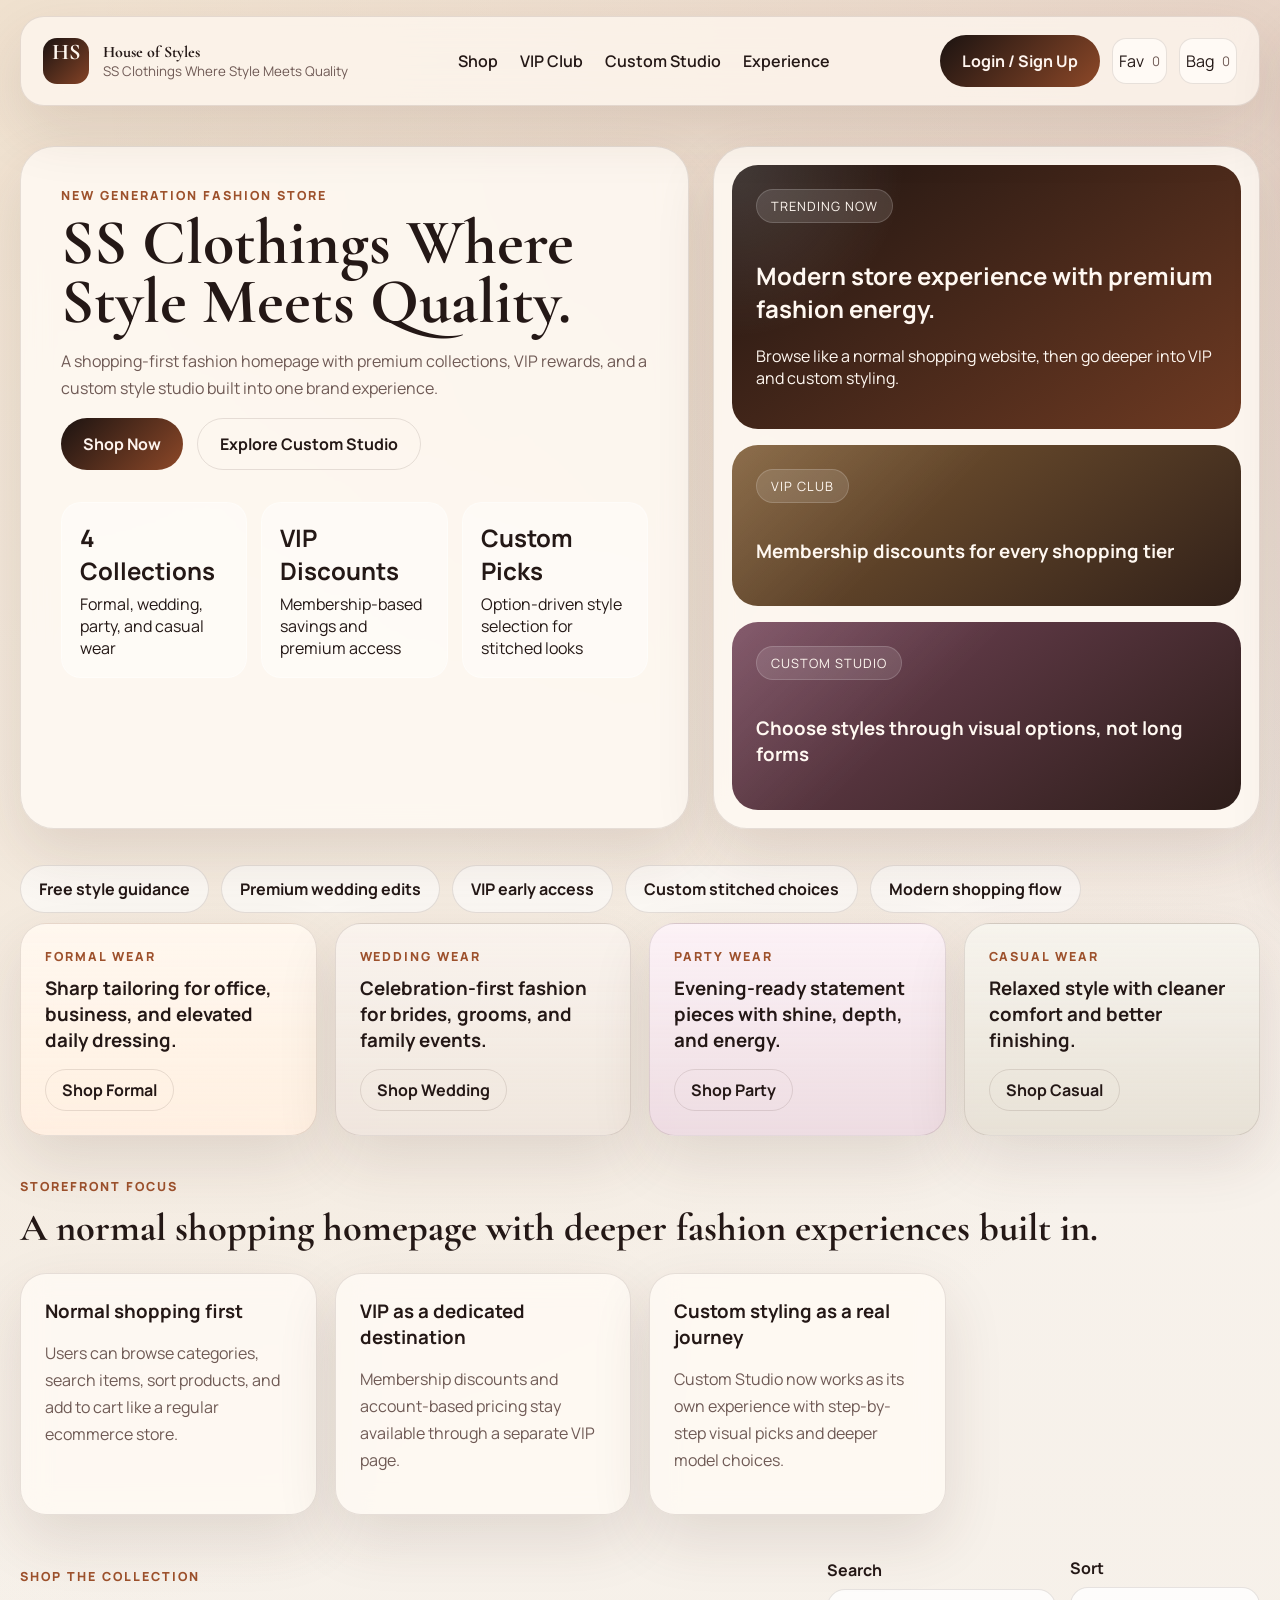
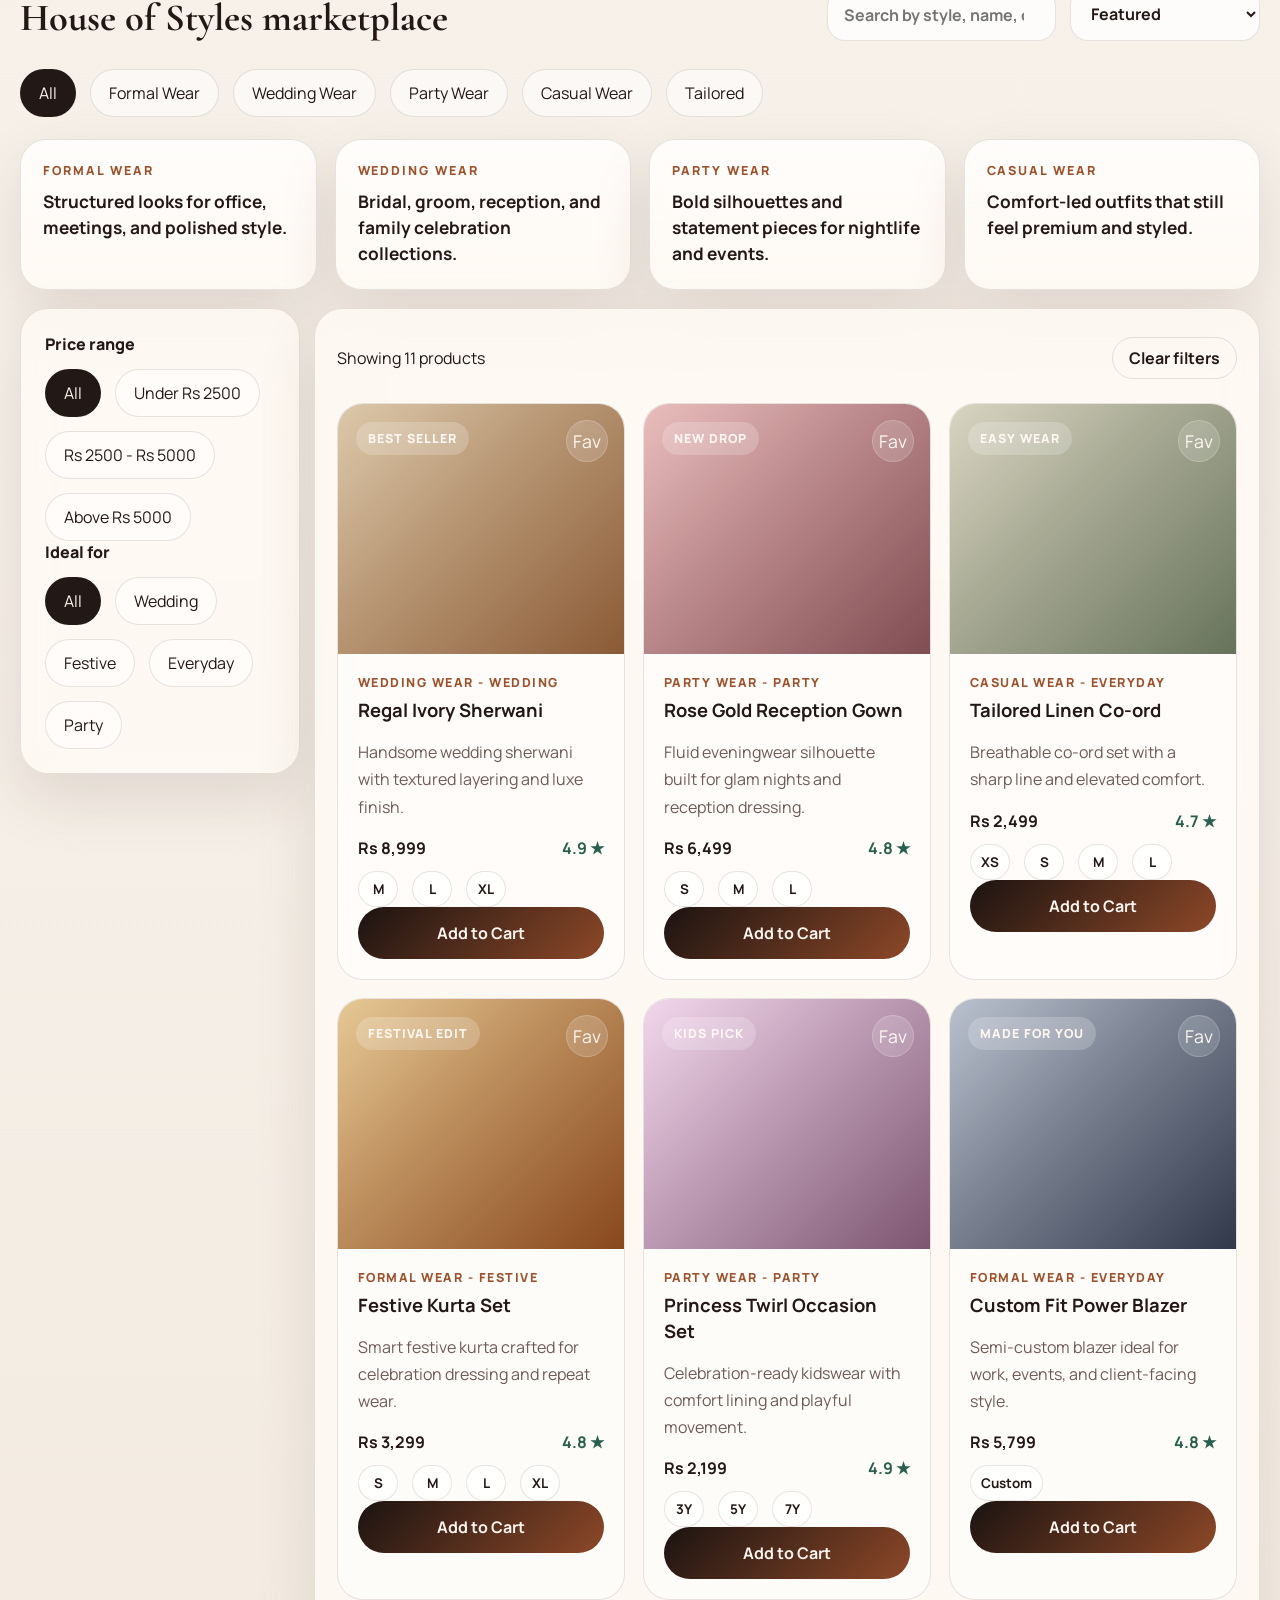
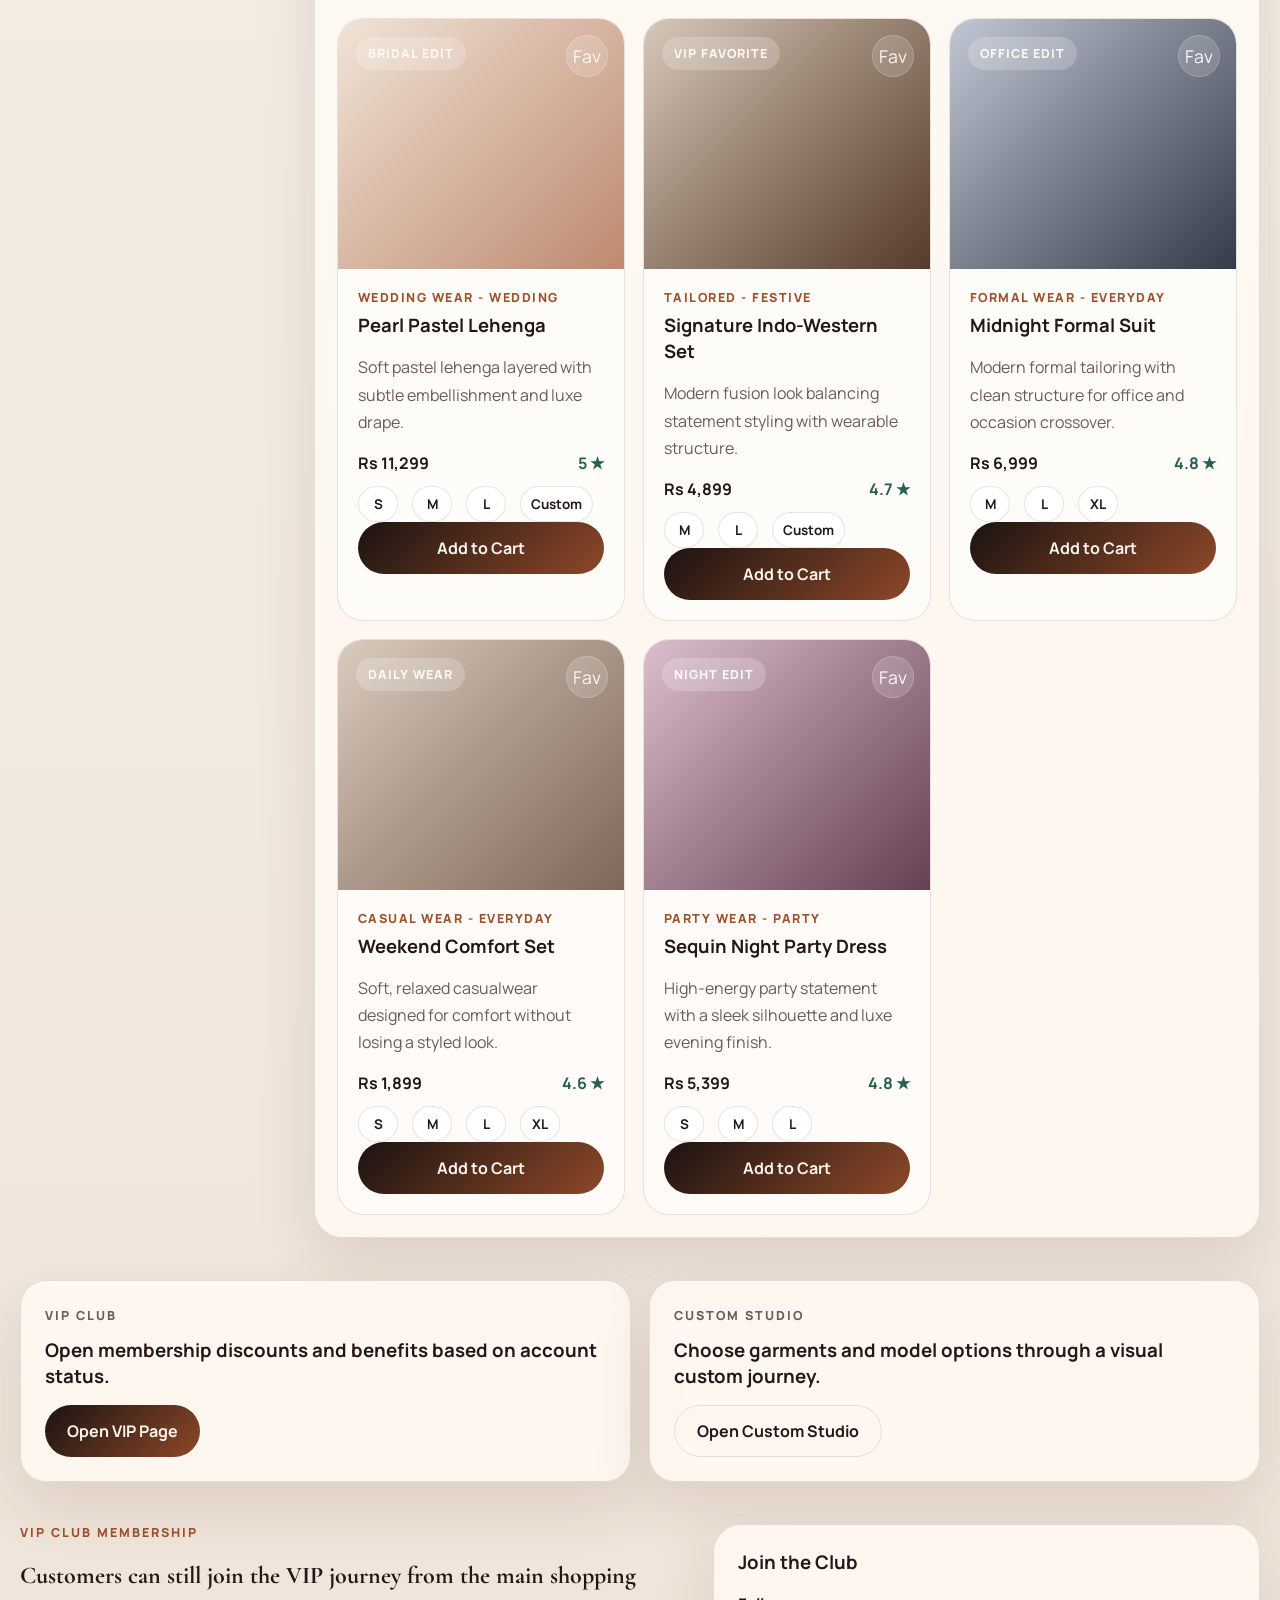
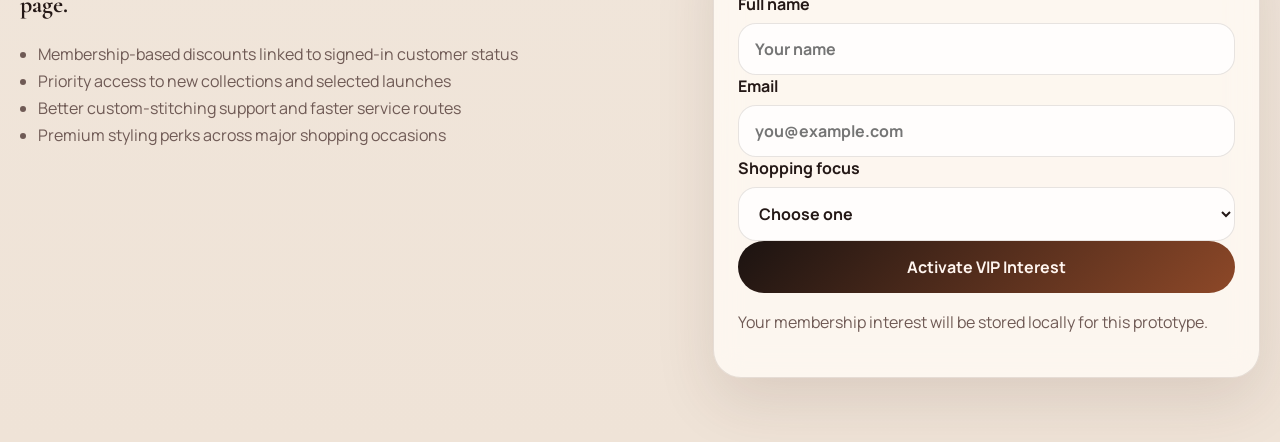
<file: New project/index.html>
<!DOCTYPE html>
<html lang="en">
  <head>
    <meta charset="UTF-8" />
    <meta name="viewport" content="width=device-width, initial-scale=1.0" />
    <title>House of Styles | SS Clothings Where Style Meets Quality</title>
    <meta
      name="description"
      content="House of Styles is a premium clothing store with ready-to-shop fashion, VIP membership, and custom styling experiences."
    />
    <meta name="theme-color" content="#241816" />
    <link rel="manifest" href="manifest.webmanifest" />
    <link rel="preconnect" href="https://fonts.googleapis.com" />
    <link rel="preconnect" href="https://fonts.gstatic.com" crossorigin />
    <link
      href="https://fonts.googleapis.com/css2?family=Cormorant+Garamond:wght@500;600;700&family=Manrope:wght@400;500;600;700;800&display=swap"
      rel="stylesheet"
    />
    <link rel="stylesheet" href="styles.css" />
  </head>
  <body>
    <div class="page-shell">
      <header class="topbar">
        <a href="index.html" class="brand">
          <span class="brand-mark">HS</span>
          <span>
            <strong>House of Styles</strong>
            <small>SS Clothings Where Style Meets Quality</small>
          </span>
        </a>

        <nav class="main-nav">
          <div class="nav-dropdown">
            <button class="nav-link-button" id="shopMenuButton" type="button" aria-expanded="false">
              Shop
            </button>
            <div class="shop-dropdown-menu" id="shopDropdownMenu" hidden>
              <button class="dropdown-item" type="button" data-category-shortcut="All">All Products</button>
              <button class="dropdown-item" type="button" data-category-shortcut="Formal Wear">Formal Wear</button>
              <button class="dropdown-item" type="button" data-category-shortcut="Wedding Wear">Wedding Wear</button>
              <button class="dropdown-item" type="button" data-category-shortcut="Party Wear">Party Wear</button>
              <button class="dropdown-item" type="button" data-category-shortcut="Casual Wear">Casual Wear</button>
              <button class="dropdown-item" type="button" data-category-shortcut="Tailored">Tailored</button>
            </div>
          </div>
          <a href="vip.html">VIP Club</a>
          <a href="custom.html">Custom Studio</a>
          <a href="#experience">Experience</a>
        </nav>

        <div class="topbar-actions">
          <button class="primary-btn top-login-btn" id="openAuthModal" type="button">
            Login / Sign Up
          </button>
          <button class="icon-btn" id="favoritesButton" aria-label="View favorites">
            <span>Fav</span>
            <em id="favoritesCount">0</em>
          </button>
          <button class="icon-btn cart-btn" id="cartButton" aria-label="View cart">
            <span>Bag</span>
            <em id="cartCount">0</em>
          </button>
        </div>
      </header>

      <main>
        <section class="store-hero">
          <div class="store-hero-copy">
            <p class="eyebrow">New Generation Fashion Store</p>
            <h1>SS Clothings Where Style Meets Quality.</h1>
            <p class="hero-text">
              A shopping-first fashion homepage with premium collections, VIP rewards, and a custom
              style studio built into one brand experience.
            </p>
            <div class="hero-actions">
              <a href="#shop" class="primary-btn">Shop Now</a>
              <a href="custom.html" class="secondary-btn">Explore Custom Studio</a>
            </div>

            <div class="hero-stats">
              <article>
                <strong>4 Collections</strong>
                <span>Formal, wedding, party, and casual wear</span>
              </article>
              <article>
                <strong>VIP Discounts</strong>
                <span>Membership-based savings and premium access</span>
              </article>
              <article>
                <strong>Custom Picks</strong>
                <span>Option-driven style selection for stitched looks</span>
              </article>
            </div>
          </div>

          <div class="store-hero-visuals">
            <article class="hero-display-card hero-display-main">
              <span class="tag">Trending Now</span>
              <h2>Modern store experience with premium fashion energy.</h2>
              <p>Browse like a normal shopping website, then go deeper into VIP and custom styling.</p>
            </article>
            <article class="hero-display-card hero-display-accent">
              <span class="tag">VIP Club</span>
              <h3>Membership discounts for every shopping tier</h3>
            </article>
            <article class="hero-display-card hero-display-accent alt">
              <span class="tag">Custom Studio</span>
              <h3>Choose styles through visual options, not long forms</h3>
            </article>
          </div>
        </section>

        <section class="market-strip" aria-label="Store highlights">
          <article class="market-pill">Free style guidance</article>
          <article class="market-pill">Premium wedding edits</article>
          <article class="market-pill">VIP early access</article>
          <article class="market-pill">Custom stitched choices</article>
          <article class="market-pill">Modern shopping flow</article>
        </section>

        <section class="homepage-panels" id="experience">
          <article class="homepage-panel warm">
            <p class="eyebrow">Formal Wear</p>
            <h3>Sharp tailoring for office, business, and elevated daily dressing.</h3>
            <a href="#shop" class="ghost-btn small">Shop Formal</a>
          </article>
          <article class="homepage-panel neutral">
            <p class="eyebrow">Wedding Wear</p>
            <h3>Celebration-first fashion for brides, grooms, and family events.</h3>
            <a href="#shop" class="ghost-btn small">Shop Wedding</a>
          </article>
          <article class="homepage-panel rich">
            <p class="eyebrow">Party Wear</p>
            <h3>Evening-ready statement pieces with shine, depth, and energy.</h3>
            <a href="#shop" class="ghost-btn small">Shop Party</a>
          </article>
          <article class="homepage-panel soft">
            <p class="eyebrow">Casual Wear</p>
            <h3>Relaxed style with cleaner comfort and better finishing.</h3>
            <a href="#shop" class="ghost-btn small">Shop Casual</a>
          </article>
        </section>

        <section class="feature-runway">
          <div class="section-heading inline">
            <div>
              <p class="eyebrow">Storefront Focus</p>
              <h2>A normal shopping homepage with deeper fashion experiences built in.</h2>
            </div>
          </div>

          <div class="feature-runway-grid">
            <article class="feature-runway-card">
              <h3>Normal shopping first</h3>
              <p>Users can browse categories, search items, sort products, and add to cart like a regular ecommerce store.</p>
            </article>
            <article class="feature-runway-card">
              <h3>VIP as a dedicated destination</h3>
              <p>Membership discounts and account-based pricing stay available through a separate VIP page.</p>
            </article>
            <article class="feature-runway-card">
              <h3>Custom styling as a real journey</h3>
              <p>Custom Studio now works as its own experience with step-by-step visual picks and deeper model choices.</p>
            </article>
          </div>
        </section>

        <section class="shop-section" id="shop">
          <div class="section-heading inline">
            <div>
              <p class="eyebrow">Shop the collection</p>
              <h2>House of Styles marketplace</h2>
            </div>
            <div class="shop-tools">
              <label class="search-field">
                <span>Search</span>
                <input id="searchInput" type="search" placeholder="Search by style, name, or mood" />
              </label>
              <label class="filter-field">
                <span>Sort</span>
                <select id="sortSelect">
                  <option value="featured">Featured</option>
                  <option value="price-asc">Price: Low to high</option>
                  <option value="price-desc">Price: High to low</option>
                </select>
              </label>
            </div>
          </div>

          <div class="category-strip shop-category-strip" aria-label="Shop categories">
            <button class="pill active" data-category="All">All</button>
            <button class="pill" data-category="Formal Wear">Formal Wear</button>
            <button class="pill" data-category="Wedding Wear">Wedding Wear</button>
            <button class="pill" data-category="Party Wear">Party Wear</button>
            <button class="pill" data-category="Casual Wear">Casual Wear</button>
            <button class="pill" data-category="Tailored">Tailored</button>
          </div>

          <div class="style-sections">
            <article class="style-card">
              <p class="eyebrow">Formal Wear</p>
              <h3>Structured looks for office, meetings, and polished style.</h3>
            </article>
            <article class="style-card">
              <p class="eyebrow">Wedding Wear</p>
              <h3>Bridal, groom, reception, and family celebration collections.</h3>
            </article>
            <article class="style-card">
              <p class="eyebrow">Party Wear</p>
              <h3>Bold silhouettes and statement pieces for nightlife and events.</h3>
            </article>
            <article class="style-card">
              <p class="eyebrow">Casual Wear</p>
              <h3>Comfort-led outfits that still feel premium and styled.</h3>
            </article>
          </div>

          <div class="shop-layout">
            <aside class="filters-card">
              <div>
                <p class="filter-label">Price range</p>
                <div class="range-grid">
                  <button class="pill active price-filter" data-price="all">All</button>
                  <button class="pill price-filter" data-price="under-2500">Under Rs 2500</button>
                  <button class="pill price-filter" data-price="2500-5000">Rs 2500 - Rs 5000</button>
                  <button class="pill price-filter" data-price="above-5000">Above Rs 5000</button>
                </div>
              </div>
              <div>
                <p class="filter-label">Ideal for</p>
                <div class="range-grid">
                  <button class="pill active audience-filter" data-audience="All">All</button>
                  <button class="pill audience-filter" data-audience="Wedding">Wedding</button>
                  <button class="pill audience-filter" data-audience="Festive">Festive</button>
                  <button class="pill audience-filter" data-audience="Everyday">Everyday</button>
                  <button class="pill audience-filter" data-audience="Party">Party</button>
                </div>
              </div>
            </aside>

            <div class="products-panel">
              <div class="products-meta">
                <p id="resultsText">Showing featured pieces</p>
                <button class="ghost-btn small" id="clearFiltersButton">Clear filters</button>
              </div>
              <div class="product-grid" id="productGrid"></div>
            </div>
          </div>
        </section>

        <section class="cross-links">
          <article class="cross-link-card">
            <p class="eyebrow">VIP Club</p>
            <h3>Open membership discounts and benefits based on account status.</h3>
            <a href="vip.html" class="primary-btn">Open VIP Page</a>
          </article>
          <article class="cross-link-card">
            <p class="eyebrow">Custom Studio</p>
            <h3>Choose garments and model options through a visual custom journey.</h3>
            <a href="custom.html" class="secondary-btn">Open Custom Studio</a>
          </article>
        </section>

        <section class="vip-section" id="vip-club">
          <div class="vip-copy">
            <p class="eyebrow">VIP Club Membership</p>
            <h2>Customers can still join the VIP journey from the main shopping page.</h2>
            <ul class="benefit-list">
              <li>Membership-based discounts linked to signed-in customer status</li>
              <li>Priority access to new collections and selected launches</li>
              <li>Better custom-stitching support and faster service routes</li>
              <li>Premium styling perks across major shopping occasions</li>
            </ul>
          </div>

          <form class="vip-form" id="vipForm">
            <h3>Join the Club</h3>
            <label>
              Full name
              <input name="name" type="text" placeholder="Your name" required />
            </label>
            <label>
              Email
              <input name="email" type="email" placeholder="you@example.com" required />
            </label>
            <label>
              Shopping focus
              <select name="interest" required>
                <option value="">Choose one</option>
                <option value="Occasion wear">Occasion wear</option>
                <option value="Workwear">Workwear</option>
                <option value="Family styling">Family styling</option>
                <option value="Custom tailoring">Custom tailoring</option>
              </select>
            </label>
            <button type="submit" class="primary-btn full">Activate VIP Interest</button>
            <p class="form-note" id="vipMessage">Your membership interest will be stored locally for this prototype.</p>
          </form>
        </section>
      </main>
    </div>

    <aside class="cart-drawer" id="cartDrawer" aria-hidden="true">
      <div class="drawer-header">
        <div>
          <p class="eyebrow">Your Cart</p>
          <h2>Order summary</h2>
        </div>
        <button class="icon-btn" id="closeCartButton" aria-label="Close cart">X</button>
      </div>
      <div class="drawer-body" id="cartItems"></div>
      <div class="drawer-footer">
        <div class="total-row">
          <span>Total</span>
          <strong id="cartTotal">Rs 0</strong>
        </div>
        <button class="primary-btn full" id="checkoutButton">Proceed to Checkout</button>
        <p class="form-note">Checkout is demo-only here. You can connect Razorpay next.</p>
      </div>
    </aside>

    <div class="overlay" id="overlay" hidden></div>

    <div class="modal-overlay" id="authModal" hidden>
      <div class="modal-card auth-modal-card">
        <div class="auth-layout">
          <div class="auth-side">
            <p class="eyebrow">Customer Access</p>
            <h2>Style starts here.</h2>
            <p class="auth-side-text">
              Join House of Styles to save favorites, checkout faster, and manage custom tailoring in one place.
            </p>
            <div class="auth-side-points">
              <span>Fast checkout</span>
              <span>Wishlist sync</span>
              <span>Tailoring updates</span>
            </div>
            <div class="auth-side-preview">
              <div class="auth-preview-card">
                <strong>VIP unlock</strong>
                <p>Early drops, member pricing, and faster custom order support.</p>
              </div>
              <div class="auth-preview-card muted">
                <strong>One account</strong>
                <p>Shop ready-made looks and track stitched orders from the same profile.</p>
              </div>
            </div>
          </div>

          <div class="auth-body">
            <div class="auth-header-row">
              <div>
                <p class="eyebrow">Welcome</p>
                <h3 class="auth-title">Login / Sign Up</h3>
                <p class="auth-subtitle">Minimal, quick, and made for modern shoppers.</p>
              </div>
              <button class="icon-btn auth-close-btn" id="closeAuthModal" aria-label="Close login popup">X</button>
            </div>

            <div class="auth-switch">
              <button class="pill active auth-tab" type="button" data-auth-tab="signup">Sign Up</button>
              <button class="pill auth-tab" type="button" data-auth-tab="login">Login</button>
            </div>

            <form class="auth-form active" id="customerSignupForm">
              <div class="auth-form-heading">
                <h3>Create your account</h3>
                <p>Join the store and unlock shopping, tailoring, and personalized service.</p>
              </div>
              <div class="form-row">
                <label>
                  Full name
                  <input name="name" type="text" placeholder="Customer name" required />
                </label>
                <label>
                  Email
                  <input name="email" type="email" placeholder="customer@example.com" required />
                </label>
              </div>
              <div class="form-row">
                <label>
                  Password
                  <input name="password" type="password" placeholder="Create password" required />
                </label>
                <label>
                  Mobile
                  <input name="phone" type="tel" placeholder="+91" required />
                </label>
              </div>
              <div class="form-row">
                <label>
                  Membership plan
                  <select name="membershipStatus" required>
                    <option value="silver">Silver Member</option>
                    <option value="gold">Gold Member</option>
                    <option value="platinum">Platinum Member</option>
                  </select>
                </label>
                <label>
                  Fashion focus
                  <select name="stylePreference" required>
                    <option value="Formal Wear">Formal Wear</option>
                    <option value="Wedding Wear">Wedding Wear</option>
                    <option value="Party Wear">Party Wear</option>
                    <option value="Casual Wear">Casual Wear</option>
                  </select>
                </label>
              </div>
              <button class="primary-btn full" type="submit">Create Customer Account</button>
              <p class="form-note" id="customerSignupMessage">Create a customer account from the top of the page.</p>
            </form>

            <form class="auth-form" id="customerLoginForm">
              <div class="auth-form-heading">
                <h3>Welcome back</h3>
                <p>Log in to continue shopping and manage your saved style preferences.</p>
              </div>
              <div class="form-row">
                <label>
                  Email
                  <input name="email" type="email" placeholder="customer@example.com" required />
                </label>
                <label>
                  Password
                  <input name="password" type="password" placeholder="Enter password" required />
                </label>
              </div>
              <button class="secondary-btn full" type="submit">Login to Account</button>
              <p class="form-note" id="customerLoginMessage">Existing customers can log in here.</p>
            </form>
          </div>
        </div>
      </div>
    </div>

    <div class="modal-overlay" id="accountModal" hidden>
      <div class="modal-card">
        <div class="drawer-header">
          <div>
            <p class="eyebrow">Customer Account</p>
            <h2 id="accountModalTitle">Account Created</h2>
          </div>
          <button class="icon-btn" id="closeAccountModal" aria-label="Close account popup">X</button>
        </div>
        <div class="modal-body">
          <p id="accountModalText" class="hero-text"></p>
        </div>
        <div class="drawer-footer">
          <button class="primary-btn full" id="confirmAccountModal" type="button">Okay</button>
        </div>
      </div>
    </div>

    <template id="productCardTemplate">
      <article class="product-card">
        <div class="product-visual">
          <button class="favorite-toggle" type="button" aria-label="Toggle favorite">Fav</button>
          <span class="product-badge"></span>
        </div>
        <div class="product-copy">
          <p class="product-category"></p>
          <h3 class="product-name"></h3>
          <p class="product-description"></p>
          <div class="product-meta">
            <strong class="product-price"></strong>
            <span class="product-rating"></span>
          </div>
          <div class="size-row"></div>
          <button class="primary-btn full add-cart-btn" type="button">Add to Cart</button>
        </div>
      </article>
    </template>

    <script src="script.js"></script>
    <script src="app.js"></script>
  </body>
</html>
</file>
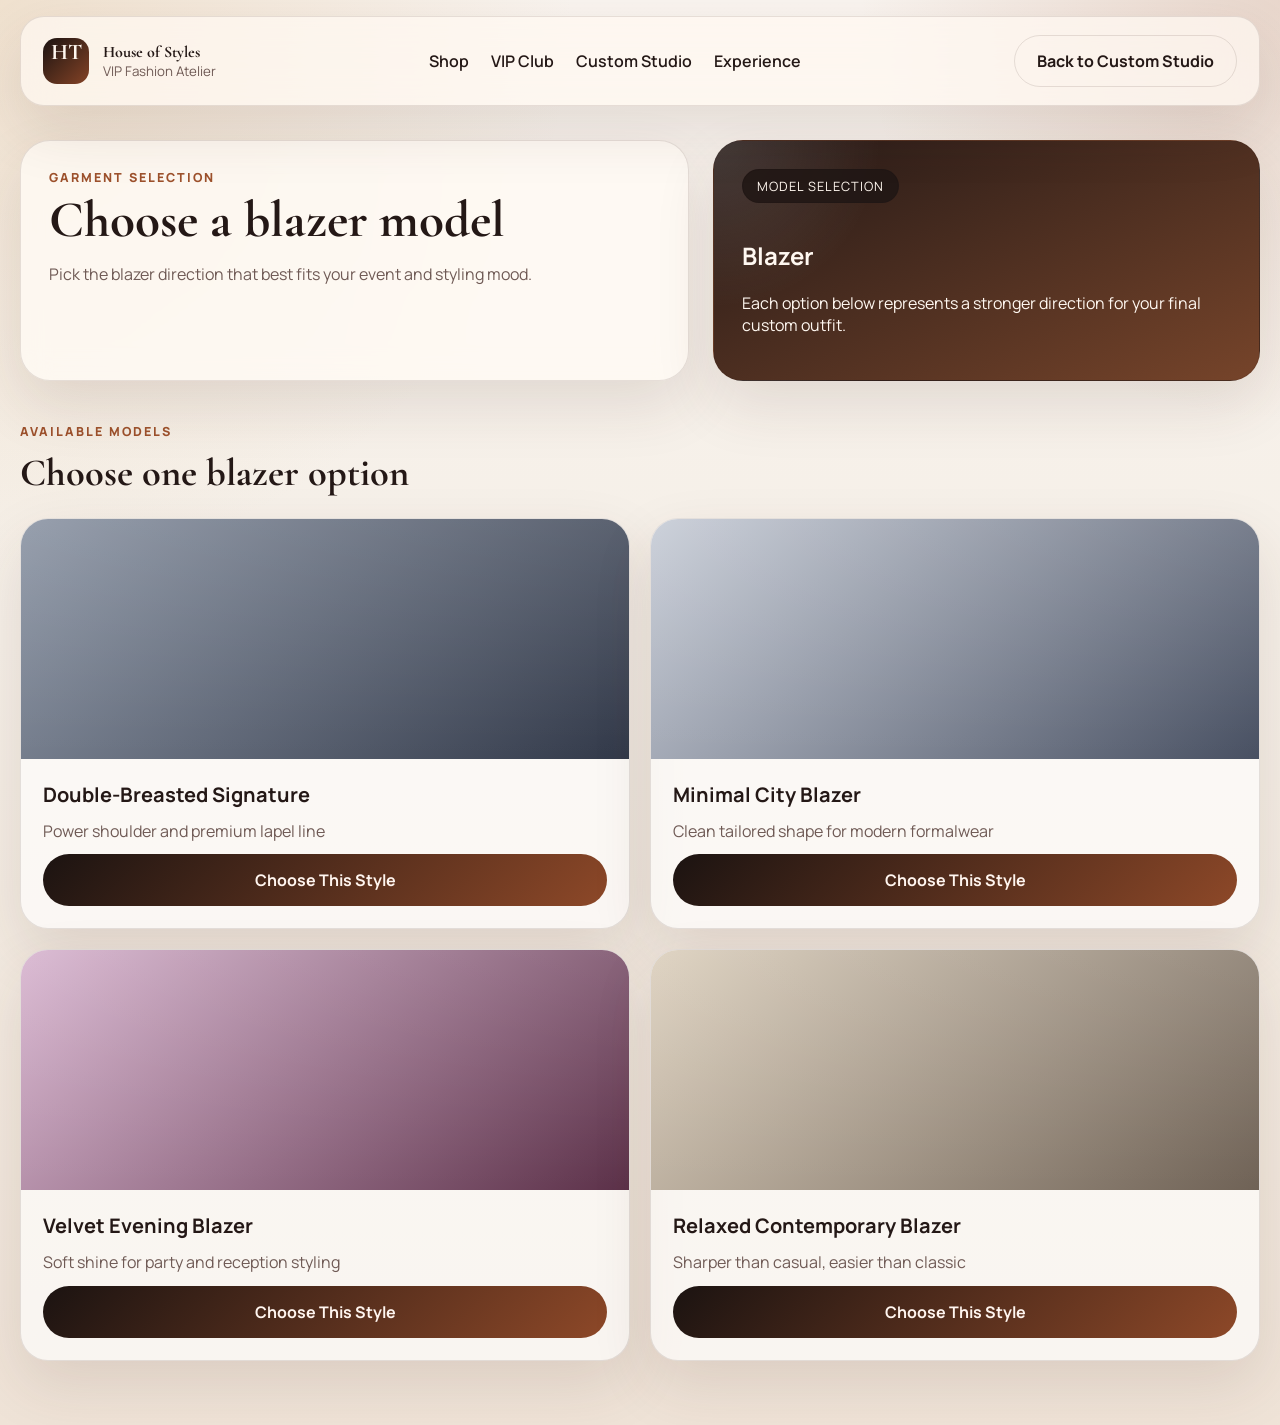
<file: New project/custom-options.html>
<!DOCTYPE html>
<html lang="en">
  <head>
    <meta charset="UTF-8" />
    <meta name="viewport" content="width=device-width, initial-scale=1.0" />
    <title>House of Styles | Custom Options</title>
    <meta name="theme-color" content="#241816" />
    <link rel="manifest" href="manifest.webmanifest" />
    <link rel="preconnect" href="https://fonts.googleapis.com" />
    <link rel="preconnect" href="https://fonts.gstatic.com" crossorigin />
    <link
      href="https://fonts.googleapis.com/css2?family=Cormorant+Garamond:wght@500;600;700&family=Manrope:wght@400;500;600;700;800&display=swap"
      rel="stylesheet"
    />
    <link rel="stylesheet" href="styles.css" />
  </head>
  <body>
    <div class="page-shell">
      <header class="topbar">
        <a href="index.html" class="brand">
          <span class="brand-mark">HT</span>
          <span>
            <strong>House of Styles</strong>
            <small>VIP Fashion Atelier</small>
          </span>
        </a>

        <nav class="main-nav">
          <a href="index.html#shop">Shop</a>
          <a href="vip.html">VIP Club</a>
          <a href="custom.html">Custom Studio</a>
          <a href="index.html#experience">Experience</a>
        </nav>

        <div class="topbar-actions">
          <a class="secondary-btn top-login-btn" href="custom.html">Back to Custom Studio</a>
        </div>
      </header>

      <main class="vip-page">
        <section class="vip-hero">
          <div class="vip-hero-copy">
            <p class="eyebrow" id="customOptionsEyebrow">Custom Options</p>
            <h1 id="customOptionsTitle">Choose your preferred style model.</h1>
            <p class="hero-text" id="customOptionsDescription">
              Explore multiple looks and pick the one that best matches your vision.
            </p>
          </div>

          <div class="vip-hero-card">
            <span class="tag dark">Model Selection</span>
            <h2 id="customOptionsHeroLabel">Style gallery</h2>
            <p>Each option below represents a stronger direction for your final custom outfit.</p>
          </div>
        </section>

        <section class="custom-section">
          <div class="section-heading inline">
            <div>
              <p class="eyebrow">Available Models</p>
              <h2 id="customOptionsHeading">Select one model</h2>
            </div>
          </div>

          <div class="custom-options-gallery" id="customOptionsGallery"></div>
        </section>
      </main>
    </div>

    <script src="custom-options.js"></script>
    <script src="app.js"></script>
  </body>
</html>
</file>
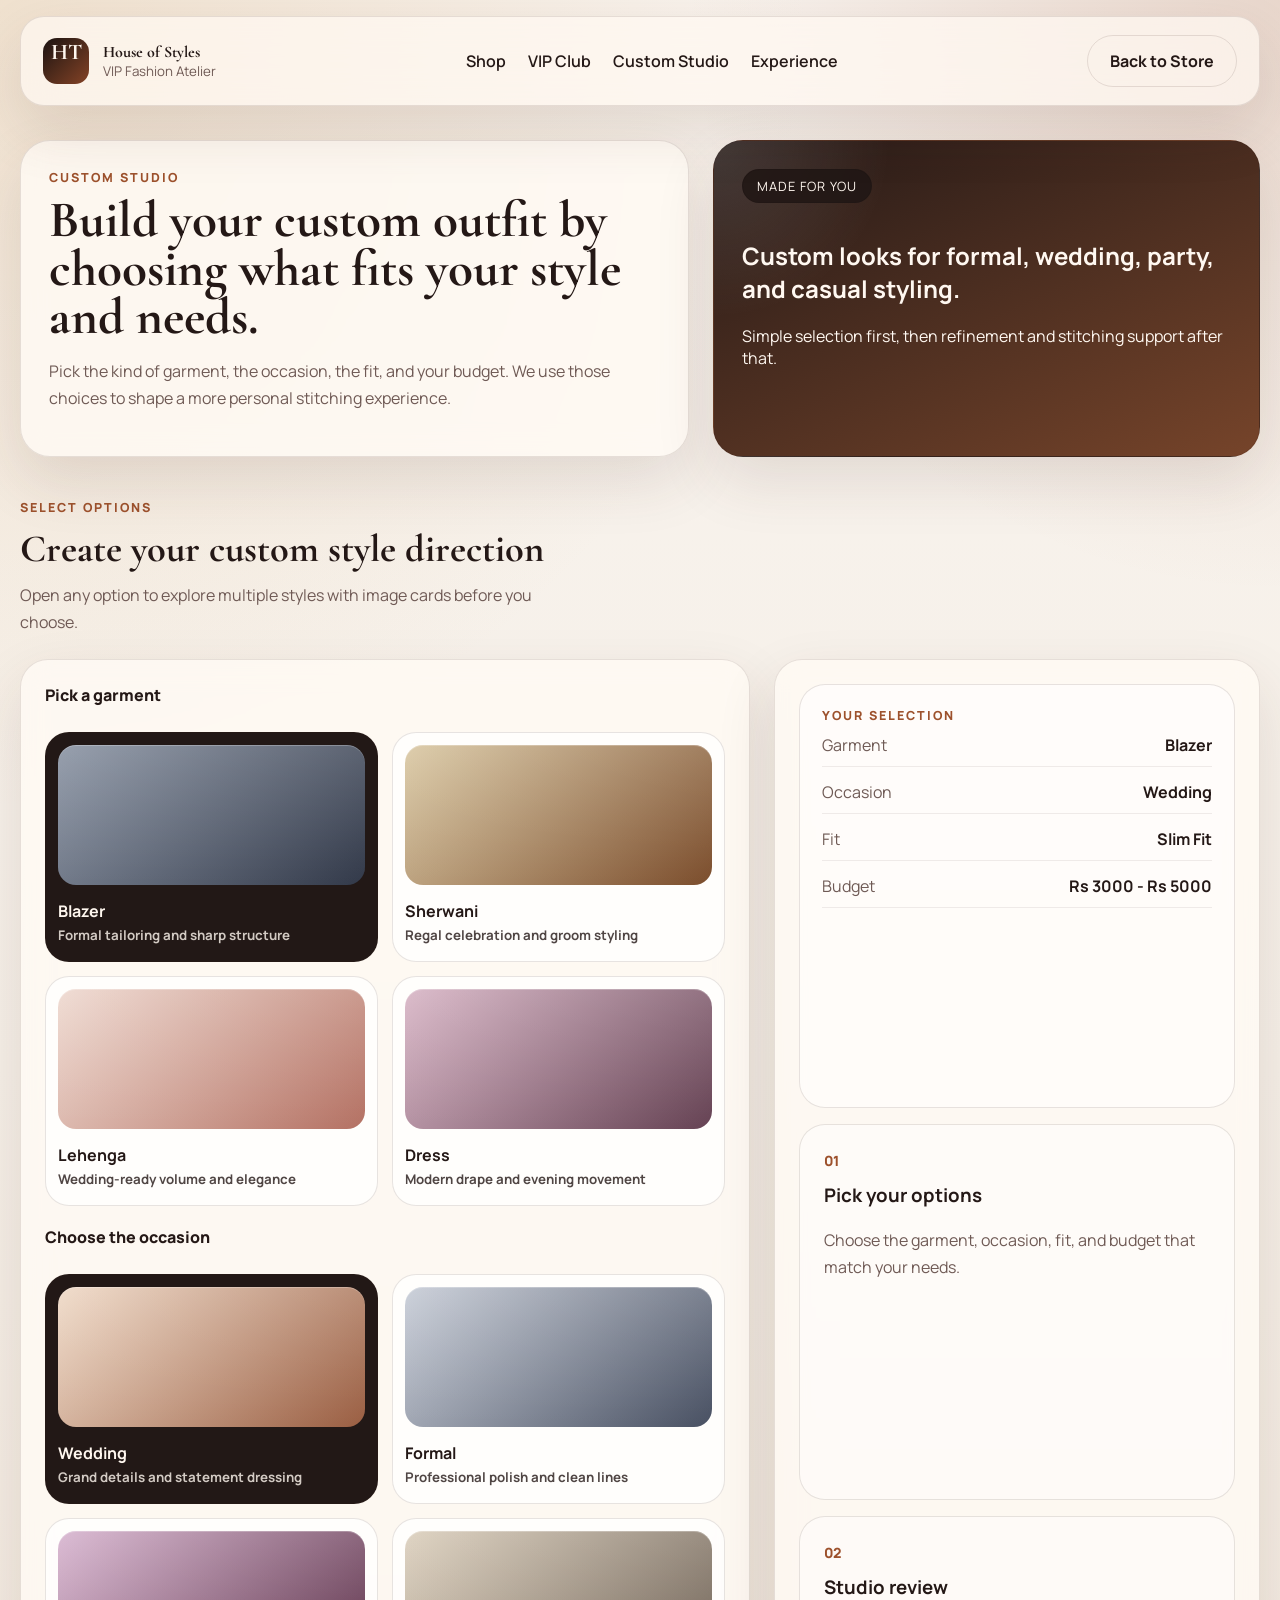
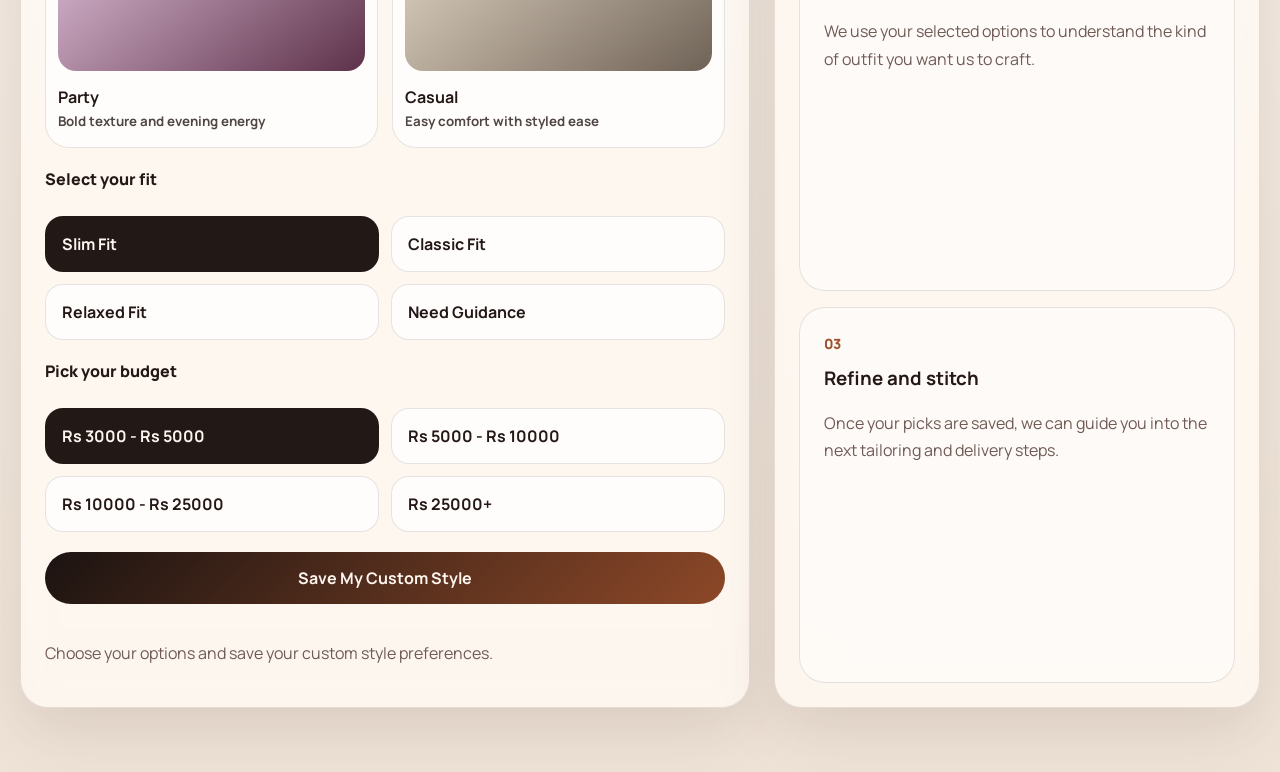
<file: New project/custom.html>
<!DOCTYPE html>
<html lang="en">
  <head>
    <meta charset="UTF-8" />
    <meta name="viewport" content="width=device-width, initial-scale=1.0" />
    <title>House of Styles | Custom Studio</title>
    <meta
      name="description"
      content="Choose custom garment, occasion, fit, and budget options in the House of Styles Custom Studio."
    />
    <meta name="theme-color" content="#241816" />
    <link rel="manifest" href="manifest.webmanifest" />
    <link rel="preconnect" href="https://fonts.googleapis.com" />
    <link rel="preconnect" href="https://fonts.gstatic.com" crossorigin />
    <link
      href="https://fonts.googleapis.com/css2?family=Cormorant+Garamond:wght@500;600;700&family=Manrope:wght@400;500;600;700;800&display=swap"
      rel="stylesheet"
    />
    <link rel="stylesheet" href="styles.css" />
  </head>
  <body>
    <div class="page-shell">
      <header class="topbar">
        <a href="index.html" class="brand">
          <span class="brand-mark">HT</span>
          <span>
            <strong>House of Styles</strong>
            <small>VIP Fashion Atelier</small>
          </span>
        </a>

        <nav class="main-nav">
          <a href="index.html#shop">Shop</a>
          <a href="vip.html">VIP Club</a>
          <a href="custom.html">Custom Studio</a>
          <a href="index.html#experience">Experience</a>
        </nav>

        <div class="topbar-actions">
          <a class="secondary-btn top-login-btn" href="index.html">Back to Store</a>
        </div>
      </header>

      <main class="vip-page">
        <section class="vip-hero">
          <div class="vip-hero-copy">
            <p class="eyebrow">Custom Studio</p>
            <h1>Build your custom outfit by choosing what fits your style and needs.</h1>
            <p class="hero-text">
              Pick the kind of garment, the occasion, the fit, and your budget. We use those choices
              to shape a more personal stitching experience.
            </p>
          </div>

          <div class="vip-hero-card">
            <span class="tag dark">Made For You</span>
            <h2>Custom looks for formal, wedding, party, and casual styling.</h2>
            <p>Simple selection first, then refinement and stitching support after that.</p>
          </div>
        </section>

        <section class="custom-section">
          <div class="section-heading inline">
            <div>
              <p class="eyebrow">Select Options</p>
              <h2>Create your custom style direction</h2>
              <p class="hero-text custom-section-note">
                Open any option to explore multiple styles with image cards before you choose.
              </p>
            </div>
          </div>

          <div class="custom-grid">
            <div class="custom-form custom-picker-panel">
              <div class="custom-picker-group">
                <p class="filter-label">Pick a garment</p>
                <div class="custom-visual-grid">
                  <button class="custom-option custom-visual-card active" type="button" data-custom-group="garment" data-custom-value="Blazer" data-custom-open="true">
                    <span class="custom-visual custom-visual-blazer"></span>
                    <span class="custom-visual-copy">
                      <strong>Blazer</strong>
                      <small>Formal tailoring and sharp structure</small>
                    </span>
                  </button>
                  <button class="custom-option custom-visual-card" type="button" data-custom-group="garment" data-custom-value="Sherwani" data-custom-open="true">
                    <span class="custom-visual custom-visual-sherwani"></span>
                    <span class="custom-visual-copy">
                      <strong>Sherwani</strong>
                      <small>Regal celebration and groom styling</small>
                    </span>
                  </button>
                  <button class="custom-option custom-visual-card" type="button" data-custom-group="garment" data-custom-value="Lehenga" data-custom-open="true">
                    <span class="custom-visual custom-visual-lehenga"></span>
                    <span class="custom-visual-copy">
                      <strong>Lehenga</strong>
                      <small>Wedding-ready volume and elegance</small>
                    </span>
                  </button>
                  <button class="custom-option custom-visual-card" type="button" data-custom-group="garment" data-custom-value="Dress" data-custom-open="true">
                    <span class="custom-visual custom-visual-dress"></span>
                    <span class="custom-visual-copy">
                      <strong>Dress</strong>
                      <small>Modern drape and evening movement</small>
                    </span>
                  </button>
                </div>
              </div>

              <div class="custom-picker-group">
                <p class="filter-label">Choose the occasion</p>
                <div class="custom-visual-grid">
                  <button class="custom-option custom-visual-card active" type="button" data-custom-group="occasion" data-custom-value="Wedding" data-custom-open="true">
                    <span class="custom-visual custom-visual-wedding"></span>
                    <span class="custom-visual-copy">
                      <strong>Wedding</strong>
                      <small>Grand details and statement dressing</small>
                    </span>
                  </button>
                  <button class="custom-option custom-visual-card" type="button" data-custom-group="occasion" data-custom-value="Formal" data-custom-open="true">
                    <span class="custom-visual custom-visual-formal"></span>
                    <span class="custom-visual-copy">
                      <strong>Formal</strong>
                      <small>Professional polish and clean lines</small>
                    </span>
                  </button>
                  <button class="custom-option custom-visual-card" type="button" data-custom-group="occasion" data-custom-value="Party" data-custom-open="true">
                    <span class="custom-visual custom-visual-party"></span>
                    <span class="custom-visual-copy">
                      <strong>Party</strong>
                      <small>Bold texture and evening energy</small>
                    </span>
                  </button>
                  <button class="custom-option custom-visual-card" type="button" data-custom-group="occasion" data-custom-value="Casual" data-custom-open="true">
                    <span class="custom-visual custom-visual-casual"></span>
                    <span class="custom-visual-copy">
                      <strong>Casual</strong>
                      <small>Easy comfort with styled ease</small>
                    </span>
                  </button>
                </div>
              </div>

              <div class="custom-picker-group">
                <p class="filter-label">Select your fit</p>
                <div class="custom-option-grid">
                  <button class="custom-option active" type="button" data-custom-group="fit" data-custom-value="Slim Fit" data-custom-open="true">Slim Fit</button>
                  <button class="custom-option" type="button" data-custom-group="fit" data-custom-value="Classic Fit" data-custom-open="true">Classic Fit</button>
                  <button class="custom-option" type="button" data-custom-group="fit" data-custom-value="Relaxed Fit" data-custom-open="true">Relaxed Fit</button>
                  <button class="custom-option" type="button" data-custom-group="fit" data-custom-value="Need Guidance" data-custom-open="true">Need Guidance</button>
                </div>
              </div>

              <div class="custom-picker-group">
                <p class="filter-label">Pick your budget</p>
                <div class="custom-option-grid">
                  <button class="custom-option active" type="button" data-custom-group="budget" data-custom-value="Rs 3000 - Rs 5000" data-custom-open="true">Rs 3000 - Rs 5000</button>
                  <button class="custom-option" type="button" data-custom-group="budget" data-custom-value="Rs 5000 - Rs 10000" data-custom-open="true">Rs 5000 - Rs 10000</button>
                  <button class="custom-option" type="button" data-custom-group="budget" data-custom-value="Rs 10000 - Rs 25000" data-custom-open="true">Rs 10000 - Rs 25000</button>
                  <button class="custom-option" type="button" data-custom-group="budget" data-custom-value="Rs 25000+" data-custom-open="true">Rs 25000+</button>
                </div>
              </div>

              <button type="button" class="primary-btn full" id="saveCustomStudioButton">Save My Custom Style</button>
              <p class="form-note" id="customMessage">Choose your options and save your custom style preferences.</p>
            </div>

            <div class="custom-aside">
              <article class="custom-summary-card">
                <p class="eyebrow">Your Selection</p>
                <div class="custom-summary-list">
                  <div><span>Garment</span><strong id="customSummaryGarment">Blazer</strong></div>
                  <div><span>Occasion</span><strong id="customSummaryOccasion">Wedding</strong></div>
                  <div><span>Fit</span><strong id="customSummaryFit">Slim Fit</strong></div>
                  <div><span>Budget</span><strong id="customSummaryBudget">Rs 3000 - Rs 5000</strong></div>
                </div>
              </article>
              <article class="process-card">
                <span class="step">01</span>
                <h3>Pick your options</h3>
                <p>Choose the garment, occasion, fit, and budget that match your needs.</p>
              </article>
              <article class="process-card">
                <span class="step">02</span>
                <h3>Studio review</h3>
                <p>We use your selected options to understand the kind of outfit you want us to craft.</p>
              </article>
              <article class="process-card">
                <span class="step">03</span>
                <h3>Refine and stitch</h3>
                <p>Once your picks are saved, we can guide you into the next tailoring and delivery steps.</p>
              </article>
            </div>
          </div>
        </section>
      </main>
    </div>

    <script src="custom.js"></script>
    <script src="app.js"></script>
  </body>
</html>
</file>
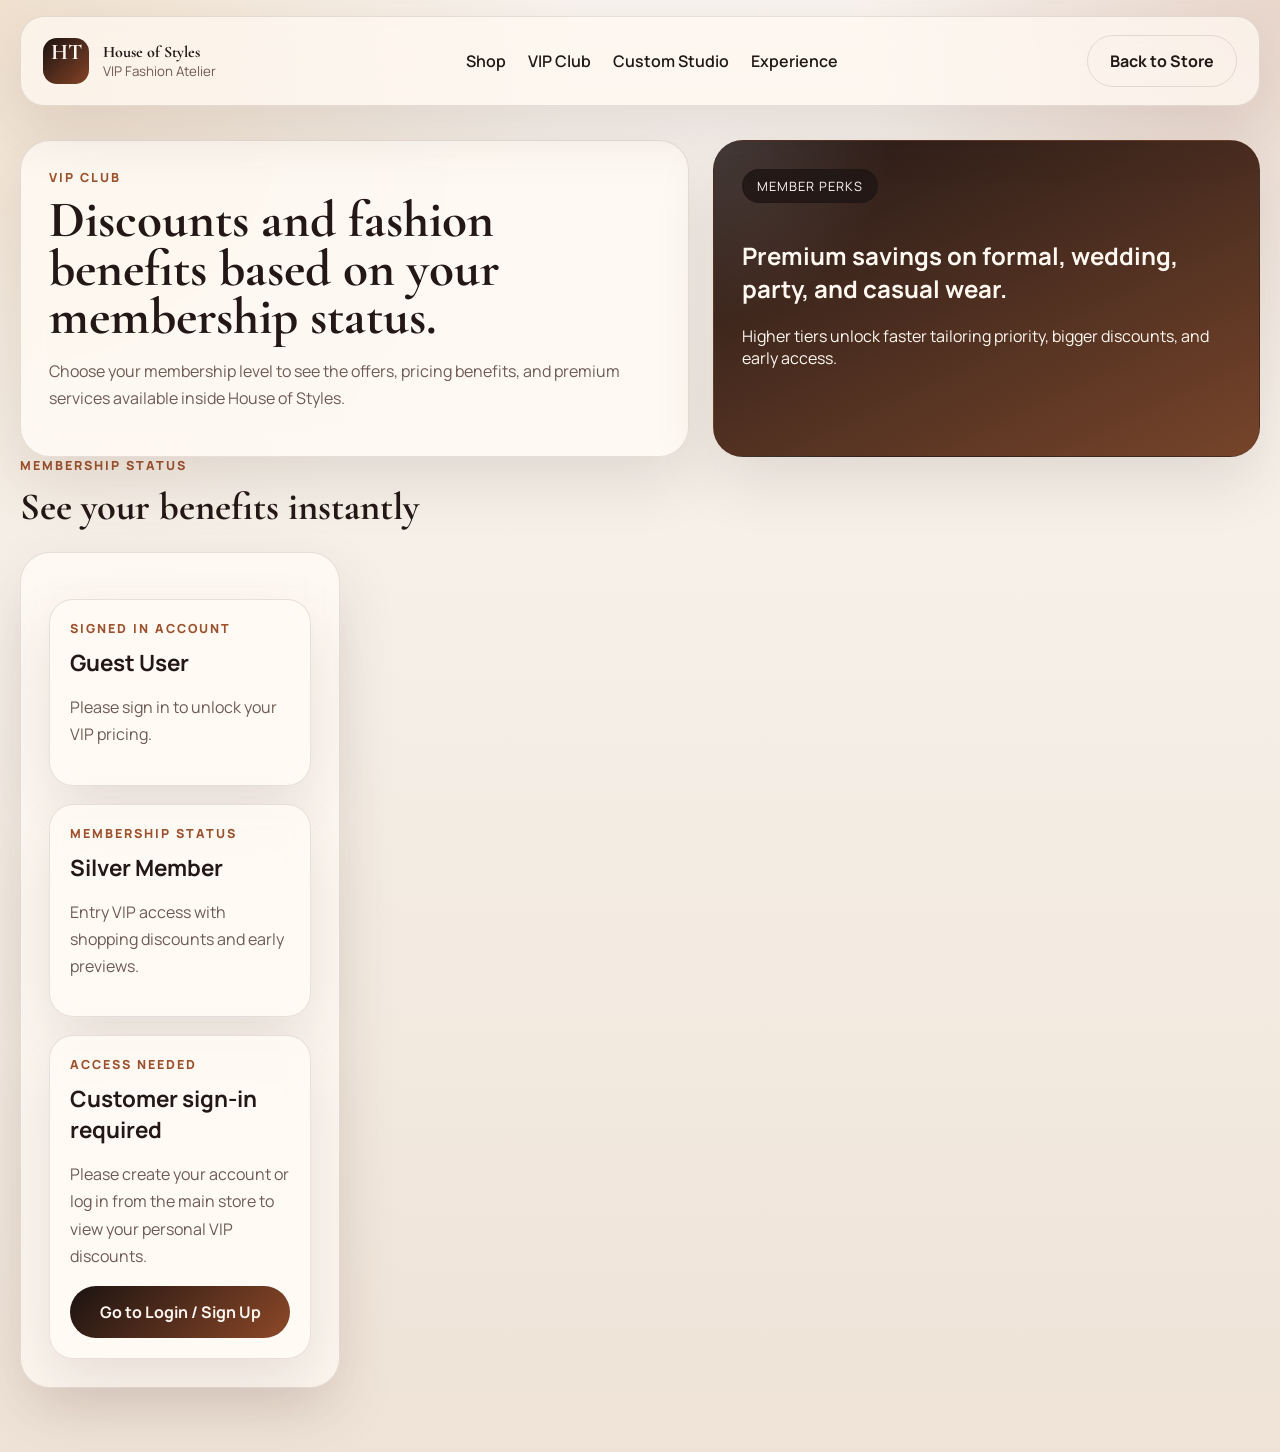
<file: New project/vip.html>
<!DOCTYPE html>
<html lang="en">
  <head>
    <meta charset="UTF-8" />
    <meta name="viewport" content="width=device-width, initial-scale=1.0" />
    <title>House of Styles | VIP Club</title>
    <meta
      name="description"
      content="Explore House of Styles VIP Club benefits, membership tiers, and discounts based on membership status."
    />
    <meta name="theme-color" content="#241816" />
    <link rel="manifest" href="manifest.webmanifest" />
    <link rel="preconnect" href="https://fonts.googleapis.com" />
    <link rel="preconnect" href="https://fonts.gstatic.com" crossorigin />
    <link
      href="https://fonts.googleapis.com/css2?family=Cormorant+Garamond:wght@500;600;700&family=Manrope:wght@400;500;600;700;800&display=swap"
      rel="stylesheet"
    />
    <link rel="stylesheet" href="styles.css" />
  </head>
  <body>
    <div class="page-shell">
      <header class="topbar">
        <a href="index.html" class="brand">
          <span class="brand-mark">HT</span>
          <span>
            <strong>House of Styles</strong>
            <small>VIP Fashion Atelier</small>
          </span>
        </a>

        <nav class="main-nav">
          <a href="index.html#shop">Shop</a>
          <a href="vip.html">VIP Club</a>
          <a href="index.html#custom-studio">Custom Studio</a>
          <a href="index.html#experience">Experience</a>
        </nav>

        <div class="topbar-actions">
          <a class="secondary-btn top-login-btn" href="index.html">Back to Store</a>
        </div>
      </header>

      <main class="vip-page">
        <section class="vip-hero">
          <div class="vip-hero-copy">
            <p class="eyebrow">VIP Club</p>
            <h1>Discounts and fashion benefits based on your membership status.</h1>
            <p class="hero-text">
              Choose your membership level to see the offers, pricing benefits, and premium
              services available inside House of Styles.
            </p>
          </div>

          <div class="vip-hero-card">
            <span class="tag dark">Member Perks</span>
            <h2>Premium savings on formal, wedding, party, and casual wear.</h2>
            <p>Higher tiers unlock faster tailoring priority, bigger discounts, and early access.</p>
          </div>
        </section>

        <section class="vip-status-section">
          <div class="section-heading inline">
            <div>
              <p class="eyebrow">Membership Status</p>
              <h2>See your benefits instantly</h2>
            </div>
          </div>

          <div class="vip-status-layout">
            <aside class="vip-status-panel">
              <div class="vip-summary-card">
                <p class="eyebrow">Signed In Account</p>
                <h3 id="customerName">Guest User</h3>
                <p id="customerEmail" class="hero-text">Please sign in to unlock your VIP pricing.</p>
              </div>

              <div class="vip-summary-card">
                <p class="eyebrow">Membership Status</p>
                <h3 id="tierName">Silver Member</h3>
                <p id="tierDescription" class="hero-text">
                  Entry VIP access with shopping discounts and early previews.
                </p>
              </div>

              <div class="vip-summary-card" id="vipSigninPrompt" hidden>
                <p class="eyebrow">Access Needed</p>
                <h3>Customer sign-in required</h3>
                <p class="hero-text">
                  Please create your account or log in from the main store to view your personal VIP discounts.
                </p>
                <a class="primary-btn full" href="index.html">Go to Login / Sign Up</a>
              </div>
            </aside>

            <div class="vip-benefits-panel" id="vipBenefitsPanel">
              <div class="vip-discount-grid">
                <article class="vip-discount-card">
                  <p class="eyebrow">Formal Wear</p>
                  <strong id="formalDiscount">10% OFF</strong>
                </article>
                <article class="vip-discount-card">
                  <p class="eyebrow">Wedding Wear</p>
                  <strong id="weddingDiscount">12% OFF</strong>
                </article>
                <article class="vip-discount-card">
                  <p class="eyebrow">Party Wear</p>
                  <strong id="partyDiscount">8% OFF</strong>
                </article>
                <article class="vip-discount-card">
                  <p class="eyebrow">Casual Wear</p>
                  <strong id="casualDiscount">6% OFF</strong>
                </article>
              </div>

              <div class="vip-extra-grid">
                <article class="process-card">
                  <span class="step">01</span>
                  <h3 id="extraBenefitOneTitle">Early Access</h3>
                  <p id="extraBenefitOneText">Preview select drops before public launch windows.</p>
                </article>
                <article class="process-card">
                  <span class="step">02</span>
                  <h3 id="extraBenefitTwoTitle">Tailoring Priority</h3>
                  <p id="extraBenefitTwoText">Move faster in the custom stitching queue.</p>
                </article>
                <article class="process-card">
                  <span class="step">03</span>
                  <h3 id="extraBenefitThreeTitle">Member Styling</h3>
                  <p id="extraBenefitThreeText">Get styling support based on your tier level.</p>
                </article>
              </div>
            </div>
          </div>
        </section>
      </main>
    </div>

    <script src="vip.js"></script>
    <script src="app.js"></script>
  </body>
</html>
</file>
<file: New project/styles.css>
:root {
  --bg: #f5efe7;
  --surface: rgba(255, 250, 245, 0.82);
  --surface-strong: #fffaf5;
  --surface-dark: #221816;
  --text: #241816;
  --muted: #6f5a55;
  --line: rgba(58, 34, 28, 0.12);
  --accent: #9d512c;
  --accent-2: #d8b07b;
  --success: #295f4e;
  --shadow: 0 24px 60px rgba(74, 42, 31, 0.12);
}

* {
  box-sizing: border-box;
}

[hidden] {
  display: none !important;
}

html {
  scroll-behavior: smooth;
}

body {
  margin: 0;
  font-family: "Manrope", sans-serif;
  color: var(--text);
  background:
    radial-gradient(circle at top left, rgba(216, 176, 123, 0.28), transparent 30%),
    radial-gradient(circle at top right, rgba(157, 81, 44, 0.18), transparent 22%),
    linear-gradient(180deg, #f9f4ef 0%, #f5efe7 45%, #efe3d7 100%);
}

body.drawer-open {
  overflow: hidden;
}

a,
button,
input,
select,
textarea {
  font: inherit;
}

button {
  cursor: pointer;
  border: 0;
}

.page-shell {
  width: min(1240px, calc(100% - 32px));
  margin: 0 auto;
  padding-bottom: 64px;
}

.topbar {
  position: sticky;
  top: 16px;
  z-index: 20;
  display: flex;
  align-items: center;
  justify-content: space-between;
  gap: 20px;
  padding: 18px 22px;
  margin-top: 16px;
  border: 1px solid var(--line);
  border-radius: 24px;
  backdrop-filter: blur(18px);
  background: rgba(255, 248, 241, 0.72);
  box-shadow: var(--shadow);
}

.brand {
  display: inline-flex;
  align-items: center;
  gap: 14px;
  color: inherit;
  text-decoration: none;
}

.brand-mark {
  display: grid;
  place-items: center;
  width: 46px;
  height: 46px;
  border-radius: 14px;
  background: linear-gradient(135deg, #1b1311, #844326);
  color: #fff7ef;
  font-family: "Cormorant Garamond", serif;
  font-size: 1.4rem;
  font-weight: 700;
}

.brand strong,
.hero h1,
.section-heading h2,
.vip-copy h2,
.drawer-header h2 {
  font-family: "Cormorant Garamond", serif;
}

.brand span {
  display: flex;
  flex-direction: column;
}

.brand small {
  color: var(--muted);
}

.main-nav {
  display: flex;
  gap: 22px;
  align-items: center;
}

.main-nav a,
.nav-link-button {
  color: var(--text);
  text-decoration: none;
  font-weight: 600;
  background: transparent;
  padding: 0;
  border: 0;
}

.nav-dropdown {
  position: relative;
}

.shop-dropdown-menu {
  position: absolute;
  top: calc(100% + 14px);
  left: 0;
  z-index: 25;
  display: grid;
  min-width: 220px;
  padding: 10px;
  border-radius: 20px;
  border: 1px solid var(--line);
  background: rgba(255, 248, 241, 0.96);
  backdrop-filter: blur(16px);
  box-shadow: var(--shadow);
}

.dropdown-item {
  text-align: left;
  padding: 12px 14px;
  border-radius: 14px;
  background: transparent;
  color: var(--text);
  font-weight: 600;
}

.dropdown-item:hover {
  background: rgba(157, 81, 44, 0.08);
}

.topbar-actions {
  display: flex;
  gap: 12px;
  align-items: center;
}

.top-login-btn {
  min-height: 46px;
  padding: 0 18px;
}

.icon-btn {
  display: inline-flex;
  align-items: center;
  justify-content: center;
  gap: 8px;
  min-width: 46px;
  height: 46px;
  border-radius: 14px;
  background: var(--surface-strong);
  border: 1px solid var(--line);
  color: var(--text);
}

.icon-btn em {
  font-style: normal;
  font-size: 0.82rem;
  color: var(--muted);
}

.hero {
  display: grid;
  grid-template-columns: 1.2fr 0.9fr;
  gap: 28px;
  align-items: stretch;
  padding: 48px 0 28px;
}

.store-hero {
  display: grid;
  grid-template-columns: 1.1fr 0.9fr;
  gap: 24px;
  align-items: stretch;
  padding: 40px 0 28px;
}

.store-hero-copy,
.store-hero-visuals,
.homepage-panel,
.feature-runway-card,
.cross-link-card {
  border: 1px solid var(--line);
  background: var(--surface);
  backdrop-filter: blur(14px);
  box-shadow: var(--shadow);
}

.store-hero-copy {
  border-radius: 34px;
  padding: 40px;
}

.store-hero-copy h1 {
  margin: 0;
  font-family: "Cormorant Garamond", serif;
  font-size: clamp(3rem, 5vw, 5.2rem);
  line-height: 0.92;
}

.store-hero-visuals {
  display: grid;
  gap: 16px;
  padding: 18px;
  border-radius: 34px;
}

.hero-display-card {
  padding: 24px;
  border-radius: 26px;
  color: #fff8f1;
}

.hero-display-main {
  min-height: 250px;
  background:
    radial-gradient(circle at top left, rgba(255, 255, 255, 0.16), transparent 30%),
    linear-gradient(145deg, #1f1512, #6e3a22);
}

.hero-display-accent {
  min-height: 150px;
  background:
    linear-gradient(135deg, rgba(255, 255, 255, 0.12), transparent 40%),
    linear-gradient(145deg, #7d5a33, #322119);
}

.hero-display-accent.alt {
  background:
    linear-gradient(135deg, rgba(255, 255, 255, 0.12), transparent 40%),
    linear-gradient(145deg, #744559, #2d1d19);
}

.market-strip {
  display: flex;
  flex-wrap: wrap;
  gap: 12px;
  padding: 8px 0 10px;
}

.market-pill {
  padding: 12px 18px;
  border-radius: 999px;
  background: rgba(255, 255, 255, 0.6);
  border: 1px solid var(--line);
  font-weight: 700;
}

.homepage-panels,
.feature-runway-grid,
.cross-links {
  display: grid;
  grid-template-columns: repeat(4, 1fr);
  gap: 18px;
}

.homepage-panel,
.feature-runway-card,
.cross-link-card {
  border-radius: 26px;
  padding: 24px;
}

.homepage-panel h3,
.feature-runway-card h3,
.cross-link-card h3 {
  margin: 0 0 16px;
}

.homepage-panel.warm {
  background:
    linear-gradient(180deg, rgba(255, 247, 238, 0.92), rgba(255, 236, 219, 0.72)),
    var(--surface);
}

.homepage-panel.neutral {
  background:
    linear-gradient(180deg, rgba(249, 242, 236, 0.92), rgba(234, 223, 214, 0.72)),
    var(--surface);
}

.homepage-panel.rich {
  background:
    linear-gradient(180deg, rgba(252, 241, 246, 0.92), rgba(231, 209, 220, 0.72)),
    var(--surface);
}

.homepage-panel.soft {
  background:
    linear-gradient(180deg, rgba(246, 243, 236, 0.92), rgba(223, 216, 204, 0.72)),
    var(--surface);
}

.feature-runway {
  padding-top: 42px;
}

.feature-runway-card p,
.cross-link-card p {
  color: var(--muted);
  line-height: 1.7;
}

.cross-links {
  padding-top: 42px;
  grid-template-columns: repeat(2, 1fr);
}

.hero-copy,
.hero-panel,
.filters-card,
.products-panel,
.vip-form,
.custom-form,
.custom-aside,
.dashboard-card,
.cart-drawer {
  border: 1px solid var(--line);
  background: var(--surface);
  backdrop-filter: blur(14px);
  box-shadow: var(--shadow);
}

.hero-copy {
  border-radius: 34px;
  padding: 42px;
}

.eyebrow {
  margin: 0 0 10px;
  text-transform: uppercase;
  letter-spacing: 0.16em;
  font-size: 0.78rem;
  font-weight: 800;
  color: var(--accent);
}

.hero h1 {
  margin: 0;
  font-size: clamp(3rem, 4.5vw, 5.4rem);
  line-height: 0.93;
}

.hero-text,
.product-description,
.experience-card p,
.benefit-list li,
.form-note,
.process-card p,
.dashboard-card p,
.drawer-footer .form-note {
  color: var(--muted);
  line-height: 1.7;
}

.hero-actions,
.hero-stats,
.category-strip,
.experience-grid,
.shop-tools,
.shop-layout,
.products-meta,
.vip-section,
.custom-grid,
.dashboard-grid,
.drawer-header,
.drawer-footer,
.total-row,
.product-meta,
.form-row,
.range-grid,
.size-row {
  display: flex;
  gap: 14px;
}

.hero-actions,
.shop-tools,
.products-meta,
.drawer-footer {
  flex-wrap: wrap;
}

.primary-btn,
.secondary-btn,
.ghost-btn,
.pill {
  border-radius: 999px;
  transition: transform 180ms ease, background 180ms ease, color 180ms ease;
}

.primary-btn,
.secondary-btn,
.ghost-btn {
  display: inline-flex;
  align-items: center;
  justify-content: center;
  min-height: 52px;
  padding: 0 22px;
  text-decoration: none;
  font-weight: 700;
}

.primary-btn {
  background: linear-gradient(135deg, #1b1311, #8d4828);
  color: #fff5ef;
}

.secondary-btn,
.ghost-btn {
  background: transparent;
  border: 1px solid var(--line);
  color: var(--text);
}

.primary-btn:hover,
.secondary-btn:hover,
.ghost-btn:hover,
.pill:hover,
.icon-btn:hover {
  transform: translateY(-2px);
}

.hero-stats {
  margin-top: 32px;
  flex-wrap: wrap;
}

.hero-stats article {
  flex: 1 1 180px;
  padding: 18px;
  border-radius: 20px;
  background: rgba(255, 255, 255, 0.38);
  border: 1px solid rgba(255, 255, 255, 0.42);
}

.hero-stats strong {
  display: block;
  margin-bottom: 6px;
  font-size: 1.5rem;
}

.hero-panel {
  border-radius: 34px;
  padding: 18px;
  display: grid;
  gap: 18px;
}

.hero-card {
  position: relative;
  overflow: hidden;
  padding: 28px;
  border-radius: 28px;
  min-height: 250px;
  color: #fff7f1;
}

.hero-card::before {
  content: "";
  position: absolute;
  inset: 0;
  background: linear-gradient(155deg, rgba(255, 255, 255, 0.16), transparent 45%);
  pointer-events: none;
}

.spotlight {
  background:
    linear-gradient(135deg, rgba(255, 202, 146, 0.2), transparent 50%),
    linear-gradient(135deg, #201411, #6d3117);
}

.atelier {
  background:
    radial-gradient(circle at top right, rgba(255, 255, 255, 0.18), transparent 30%),
    linear-gradient(145deg, #85522e, #2e1e18);
}

.tag {
  display: inline-flex;
  align-items: center;
  padding: 7px 14px;
  border-radius: 999px;
  margin-bottom: 16px;
  background: rgba(255, 255, 255, 0.12);
  border: 1px solid rgba(255, 255, 255, 0.16);
  font-size: 0.8rem;
  letter-spacing: 0.08em;
  text-transform: uppercase;
}

.category-strip {
  overflow-x: auto;
  padding: 10px 0 22px;
}

.shop-category-strip {
  padding-top: 6px;
}

.style-sections {
  display: grid;
  grid-template-columns: repeat(4, 1fr);
  gap: 18px;
  padding-bottom: 18px;
}

.style-card {
  padding: 22px;
  border-radius: 26px;
  border: 1px solid var(--line);
  background:
    linear-gradient(180deg, rgba(255, 255, 255, 0.66), rgba(255, 250, 245, 0.46)),
    var(--surface);
  box-shadow: var(--shadow);
}

.style-card h3 {
  margin: 0;
  font-size: 1.08rem;
  line-height: 1.5;
}

.pill {
  padding: 12px 18px;
  background: rgba(255, 255, 255, 0.55);
  border: 1px solid var(--line);
  color: var(--text);
  white-space: nowrap;
}

.pill.active {
  background: var(--surface-dark);
  color: #fff6ef;
}

.experience,
.shop-section,
.vip-section,
.custom-section,
.dashboard-section {
  padding-top: 42px;
}

.section-heading {
  margin-bottom: 22px;
}

.section-heading.inline {
  display: flex;
  align-items: end;
  justify-content: space-between;
  gap: 16px;
}

.section-heading h2 {
  margin: 0;
  font-size: clamp(2.1rem, 3vw, 3.4rem);
}

.experience-grid {
  display: grid;
  grid-template-columns: repeat(4, 1fr);
}

.experience-card,
.process-card {
  padding: 24px;
  border-radius: 26px;
  background: rgba(255, 255, 255, 0.45);
  border: 1px solid var(--line);
}

.experience-card h3,
.process-card h3,
.dashboard-card h3,
.vip-form h3 {
  margin-top: 0;
}

.tag.dark {
  background: rgba(34, 24, 22, 0.9);
  color: #fff7ef;
  border-color: rgba(34, 24, 22, 0.9);
}

.shop-tools {
  align-items: end;
}

.search-field,
.filter-field,
.vip-form label,
.custom-form label {
  display: flex;
  flex-direction: column;
  gap: 8px;
  font-weight: 700;
}

.search-field input,
.filter-field select,
.vip-form input,
.vip-form select,
.custom-form input,
.custom-form select,
.custom-form textarea {
  min-height: 52px;
  padding: 14px 16px;
  border-radius: 18px;
  border: 1px solid var(--line);
  background: rgba(255, 255, 255, 0.8);
  color: var(--text);
}

.custom-form textarea {
  min-height: 116px;
  resize: vertical;
}

.custom-picker-panel {
  display: grid;
  gap: 20px;
}

.custom-picker-group {
  display: grid;
  gap: 12px;
}

.custom-section-note {
  max-width: 56ch;
  margin: 10px 0 0;
}

.custom-option-grid {
  display: grid;
  grid-template-columns: repeat(2, 1fr);
  gap: 12px;
}

.custom-visual-grid {
  display: grid;
  grid-template-columns: repeat(2, 1fr);
  gap: 14px;
}

.custom-option {
  min-height: 56px;
  padding: 14px 16px;
  border-radius: 18px;
  border: 1px solid var(--line);
  background: rgba(255, 255, 255, 0.76);
  color: var(--text);
  font-weight: 700;
  text-align: left;
  transition: transform 180ms ease, background 180ms ease, color 180ms ease;
}

.custom-option.active {
  background: var(--surface-dark);
  color: #fff7ef;
}

.custom-visual-card {
  display: grid;
  gap: 12px;
  padding: 12px;
  min-height: 230px;
  border-radius: 24px;
}

.custom-visual {
  display: block;
  min-height: 140px;
  border-radius: 18px;
  background-size: cover;
  background-position: center;
  box-shadow: inset 0 1px 0 rgba(255, 255, 255, 0.25);
}

.custom-visual-copy {
  display: grid;
  gap: 4px;
}

.custom-visual-copy strong {
  font-size: 1rem;
}

.custom-visual-copy small {
  color: inherit;
  opacity: 0.8;
  line-height: 1.5;
}

.custom-options-gallery {
  display: grid;
  grid-template-columns: repeat(2, 1fr);
  gap: 20px;
}

.custom-model-card {
  overflow: hidden;
  border-radius: 28px;
  border: 1px solid var(--line);
  background: rgba(255, 255, 255, 0.62);
  box-shadow: var(--shadow);
}

.custom-model-visual {
  min-height: 240px;
  background-size: cover;
  background-position: center;
}

.custom-model-copy {
  display: grid;
  gap: 10px;
  padding: 22px;
}

.custom-model-copy h3 {
  margin: 0;
  font-size: 1.25rem;
}

.custom-model-copy p {
  margin: 0;
  color: var(--muted);
  line-height: 1.65;
}

.custom-visual-blazer {
  background:
    linear-gradient(180deg, rgba(255, 255, 255, 0.08), transparent),
    linear-gradient(135deg, #8f98a7, #323949);
}

.custom-visual-sherwani {
  background:
    linear-gradient(180deg, rgba(255, 255, 255, 0.08), transparent),
    linear-gradient(135deg, #dbcaa6, #7b4d2c);
}

.custom-visual-lehenga {
  background:
    linear-gradient(180deg, rgba(255, 255, 255, 0.08), transparent),
    linear-gradient(135deg, #efdad1, #b47163);
}

.custom-visual-dress {
  background:
    linear-gradient(180deg, rgba(255, 255, 255, 0.08), transparent),
    linear-gradient(135deg, #d9b7c7, #654253);
}

.custom-visual-wedding {
  background:
    linear-gradient(180deg, rgba(255, 255, 255, 0.08), transparent),
    linear-gradient(135deg, #f0dbc9, #9a5e42);
}

.custom-visual-formal {
  background:
    linear-gradient(180deg, rgba(255, 255, 255, 0.08), transparent),
    linear-gradient(135deg, #c9ced8, #485062);
}

.custom-visual-party {
  background:
    linear-gradient(180deg, rgba(255, 255, 255, 0.08), transparent),
    linear-gradient(135deg, #d9b7d1, #5c3149);
}

.custom-visual-casual {
  background:
    linear-gradient(180deg, rgba(255, 255, 255, 0.08), transparent),
    linear-gradient(135deg, #ddd1bf, #6f6256);
}

.shop-layout {
  align-items: start;
}

.filters-card {
  position: sticky;
  top: 108px;
  flex: 0 0 280px;
  border-radius: 28px;
  padding: 24px;
}

.filter-label {
  margin: 0 0 14px;
  font-weight: 800;
}

.range-grid {
  flex-wrap: wrap;
}

.products-panel {
  flex: 1;
  border-radius: 28px;
  padding: 22px;
}

.products-meta {
  align-items: center;
  justify-content: space-between;
  margin-bottom: 18px;
}

.product-grid {
  display: grid;
  grid-template-columns: repeat(3, 1fr);
  gap: 18px;
}

.product-card {
  overflow: hidden;
  border-radius: 26px;
  background: rgba(255, 255, 255, 0.55);
  border: 1px solid var(--line);
  display: flex;
  flex-direction: column;
}

.product-visual {
  position: relative;
  min-height: 250px;
  padding: 18px;
  background:
    linear-gradient(135deg, rgba(255, 255, 255, 0.08), transparent 40%),
    var(--product-background, linear-gradient(135deg, #d3b395, #8b5530));
}

.product-badge {
  display: inline-flex;
  padding: 8px 12px;
  border-radius: 999px;
  background: rgba(255, 255, 255, 0.2);
  color: #fff8f2;
  font-size: 0.78rem;
  font-weight: 800;
  letter-spacing: 0.08em;
  text-transform: uppercase;
}

.favorite-toggle {
  position: absolute;
  top: 16px;
  right: 16px;
  width: 42px;
  height: 42px;
  border-radius: 50%;
  background: rgba(255, 255, 255, 0.16);
  color: #fff8f2;
  border: 1px solid rgba(255, 255, 255, 0.2);
  font-size: 1.1rem;
}

.favorite-toggle.active {
  background: #fff5ef;
  color: var(--accent);
}

.product-copy {
  padding: 20px;
}

.product-category {
  margin: 0 0 6px;
  color: var(--accent);
  font-size: 0.78rem;
  letter-spacing: 0.12em;
  text-transform: uppercase;
  font-weight: 800;
}

.product-name {
  margin: 0;
  font-size: 1.15rem;
}

.product-meta {
  align-items: center;
  justify-content: space-between;
  margin: 12px 0;
}

.product-rating {
  color: var(--success);
  font-weight: 700;
}

.size-chip {
  min-width: 40px;
  padding: 8px 10px;
  border-radius: 999px;
  border: 1px solid var(--line);
  background: rgba(255, 255, 255, 0.72);
  text-align: center;
  font-size: 0.84rem;
  font-weight: 700;
}

.vip-section {
  display: grid;
  grid-template-columns: 1.1fr 0.9fr;
  gap: 24px;
  align-items: start;
}

.benefit-list {
  padding-left: 18px;
  margin: 22px 0 0;
}

.vip-form,
.custom-form,
.custom-aside {
  border-radius: 28px;
  padding: 24px;
}

.full {
  width: 100%;
}

.custom-grid {
  display: grid;
  grid-template-columns: 1.2fr 0.8fr;
  gap: 24px;
}

.form-row {
  display: grid;
  grid-template-columns: repeat(2, 1fr);
}

.custom-aside {
  display: grid;
  gap: 16px;
}

.custom-summary-card {
  padding: 22px;
  border-radius: 26px;
  background: rgba(255, 255, 255, 0.55);
  border: 1px solid var(--line);
}

.custom-summary-list {
  display: grid;
  gap: 14px;
}

.custom-summary-list div {
  display: flex;
  justify-content: space-between;
  gap: 14px;
  padding-bottom: 10px;
  border-bottom: 1px solid rgba(58, 34, 28, 0.08);
}

.custom-summary-list span {
  color: var(--muted);
}

.custom-summary-list strong {
  text-align: right;
}

.step {
  display: inline-flex;
  margin-bottom: 12px;
  font-size: 0.88rem;
  font-weight: 800;
  color: var(--accent);
}

.dashboard-grid {
  display: grid;
  grid-template-columns: repeat(3, 1fr);
}

.dashboard-card {
  border-radius: 26px;
  padding: 24px;
}

.dashboard-card strong {
  display: block;
  font-size: 2rem;
  margin: 12px 0;
}

.cart-drawer {
  position: fixed;
  top: 16px;
  right: 16px;
  bottom: 16px;
  z-index: 30;
  width: min(420px, calc(100% - 24px));
  padding: 22px;
  border-radius: 28px;
  transform: translateX(calc(100% + 24px));
  transition: transform 220ms ease;
}

.cart-drawer.open {
  transform: translateX(0);
}

.drawer-header {
  align-items: start;
  justify-content: space-between;
  margin-bottom: 20px;
}

.drawer-body {
  display: grid;
  gap: 12px;
  max-height: calc(100vh - 260px);
  overflow: auto;
}

.cart-item {
  display: grid;
  grid-template-columns: 1fr auto;
  gap: 12px;
  align-items: start;
  padding: 16px;
  border-radius: 18px;
  border: 1px solid var(--line);
  background: rgba(255, 255, 255, 0.54);
}

.cart-item p,
.cart-item h3 {
  margin: 0;
}

.cart-item small {
  color: var(--muted);
}

.drawer-footer {
  margin-top: 18px;
  flex-direction: column;
}

.total-row {
  justify-content: space-between;
  align-items: center;
}

.overlay {
  position: fixed;
  inset: 0;
  z-index: 25;
  background: rgba(26, 14, 10, 0.26);
  backdrop-filter: blur(3px);
}

.modal-overlay {
  position: fixed;
  inset: 0;
  z-index: 40;
  display: grid;
  place-items: center;
  padding: 20px;
  background:
    radial-gradient(circle at top, rgba(216, 176, 123, 0.16), transparent 25%),
    rgba(24, 18, 17, 0.42);
  backdrop-filter: blur(10px);
}

.modal-card {
  width: min(560px, 100%);
  border: 1px solid var(--line);
  background: var(--surface-strong);
  box-shadow: var(--shadow);
  border-radius: 28px;
  padding: 24px;
}

.modal-body {
  color: var(--muted);
  line-height: 1.7;
}

.auth-modal-card {
  width: min(920px, 100%);
  padding: 0;
  overflow: hidden;
  background: rgba(255, 250, 245, 0.94);
  border: 1px solid rgba(85, 52, 40, 0.1);
  box-shadow: 0 32px 80px rgba(22, 14, 11, 0.24);
}

.auth-layout {
  display: grid;
  grid-template-columns: 0.95fr 1.05fr;
}

.auth-side {
  padding: 34px;
  background:
    radial-gradient(circle at top left, rgba(255, 255, 255, 0.12), transparent 28%),
    linear-gradient(160deg, #1f1614, #5a3323 60%, #7a4930 100%);
  color: #fffdf9;
}

.auth-side h2 {
  margin: 0 0 12px;
  font-family: "Cormorant Garamond", serif;
  font-size: clamp(2.4rem, 3vw, 3.5rem);
  line-height: 0.9;
}

.auth-side-text {
  margin: 0;
  max-width: 30ch;
  color: rgba(255, 246, 239, 0.8);
  line-height: 1.75;
}

.auth-side-points {
  display: flex;
  flex-wrap: wrap;
  gap: 10px;
  margin-top: 22px;
}

.auth-side-points span {
  padding: 9px 14px;
  border-radius: 999px;
  background: rgba(255, 255, 255, 0.1);
  border: 1px solid rgba(255, 255, 255, 0.16);
  font-size: 0.84rem;
  font-weight: 700;
}

.auth-side-preview {
  display: grid;
  gap: 12px;
  margin-top: 26px;
}

.auth-preview-card {
  padding: 18px;
  border-radius: 22px;
  background: rgba(255, 255, 255, 0.1);
  border: 1px solid rgba(255, 255, 255, 0.12);
}

.auth-preview-card strong {
  display: block;
  margin-bottom: 8px;
  font-size: 1rem;
}

.auth-preview-card p {
  margin: 0;
  color: rgba(255, 246, 239, 0.78);
  line-height: 1.65;
}

.auth-preview-card.muted {
  background: rgba(255, 255, 255, 0.06);
}

.auth-body {
  padding: 34px;
  background:
    radial-gradient(circle at top right, rgba(216, 176, 123, 0.12), transparent 22%),
    linear-gradient(180deg, #fffdf9 0%, #f8f0e7 100%);
}

.auth-header-row {
  display: flex;
  align-items: start;
  justify-content: space-between;
  gap: 16px;
  margin-bottom: 18px;
}

.auth-title {
  margin: 0;
  font-size: 2rem;
  font-weight: 800;
  letter-spacing: -0.03em;
}

.auth-subtitle {
  margin: 8px 0 0;
  color: var(--muted);
  line-height: 1.6;
}

.auth-close-btn {
  flex: 0 0 auto;
  background: rgba(255, 255, 255, 0.78);
}

.auth-switch {
  display: inline-flex;
  gap: 12px;
  margin-bottom: 24px;
  padding: 5px;
  border-radius: 999px;
  background: rgba(255, 255, 255, 0.96);
  border: 1px solid rgba(85, 52, 40, 0.08);
  box-shadow: inset 0 1px 0 rgba(255, 255, 255, 0.65);
}

.auth-tab {
  min-width: 124px;
  background: transparent;
  border: 0;
}

.auth-form {
  display: none;
  gap: 16px;
  padding: 0;
  border-radius: 0;
  background: transparent;
  border: 0;
  box-shadow: none;
}

.auth-form.active {
  display: grid;
}

.auth-form-heading h3 {
  margin: 0 0 6px;
  font-size: 1.35rem;
  font-weight: 800;
  letter-spacing: -0.02em;
}

.auth-form-heading p {
  margin: 0;
  color: var(--muted);
  line-height: 1.7;
}

#customerSignupForm input,
#customerLoginForm input {
  min-height: 56px;
  border-radius: 18px;
  background: rgba(255, 255, 255, 0.96);
  border-color: rgba(91, 52, 35, 0.1);
  box-shadow: inset 0 1px 0 rgba(255, 255, 255, 0.7);
}

#customerSignupForm label,
#customerLoginForm label {
  font-weight: 700;
}

#customerSignupForm .primary-btn,
#customerLoginForm .secondary-btn {
  min-height: 56px;
  margin-top: 4px;
}

.small {
  min-height: 42px;
  padding: 0 16px;
}

.dashboard-note {
  color: var(--muted);
}

.vip-page {
  padding-top: 34px;
}

.vip-hero {
  display: grid;
  grid-template-columns: 1.1fr 0.9fr;
  gap: 24px;
  align-items: stretch;
}

.vip-hero-copy,
.vip-hero-card,
.vip-status-panel,
.vip-benefits-panel,
.vip-summary-card,
.vip-discount-card {
  border: 1px solid var(--line);
  background: var(--surface);
  backdrop-filter: blur(14px);
  box-shadow: var(--shadow);
}

.vip-hero-copy,
.vip-hero-card,
.vip-status-panel,
.vip-benefits-panel {
  border-radius: 30px;
  padding: 28px;
}

.vip-hero h1 {
  margin: 0;
  font-family: "Cormorant Garamond", serif;
  font-size: clamp(2.8rem, 4vw, 4.6rem);
  line-height: 0.95;
}

.vip-hero-card {
  background:
    radial-gradient(circle at top left, rgba(255, 255, 255, 0.14), transparent 28%),
    linear-gradient(155deg, #241917, #76442a);
  color: #fff8f1;
}

.vip-status-layout {
  display: grid;
  grid-template-columns: 320px 1fr;
  gap: 22px;
}

.vip-summary-card {
  margin-top: 18px;
  padding: 20px;
  border-radius: 24px;
}

.vip-summary-card h3 {
  margin: 0 0 10px;
  font-size: 1.4rem;
}

.vip-discount-grid,
.vip-extra-grid {
  display: grid;
  grid-template-columns: repeat(2, 1fr);
  gap: 18px;
}

.vip-extra-grid {
  margin-top: 18px;
}

.vip-discount-card {
  padding: 24px;
  border-radius: 24px;
}

.vip-discount-card strong {
  display: block;
  font-size: 2rem;
  letter-spacing: -0.03em;
}

@media (max-width: 1080px) {
  .hero,
  .store-hero,
  .vip-hero,
  .vip-section,
  .vip-status-layout,
  .custom-grid,
  .shop-layout {
    grid-template-columns: 1fr;
    display: grid;
  }

  .filters-card {
    position: static;
  }

  .product-grid,
  .homepage-panels,
  .feature-runway-grid,
  .cross-links,
  .style-sections,
  .custom-options-gallery,
  .custom-visual-grid,
  .custom-option-grid,
  .experience-grid,
  .vip-discount-grid,
  .vip-extra-grid,
  .dashboard-grid {
    grid-template-columns: repeat(2, 1fr);
  }

  .main-nav {
    display: none;
  }
}

@media (max-width: 760px) {
  .page-shell {
    width: min(100% - 18px, 100%);
  }

  .topbar,
  .hero-copy,
  .hero-panel,
  .filters-card,
  .products-panel,
  .vip-form,
  .custom-form,
  .custom-aside,
  .dashboard-card,
  .cart-drawer {
    border-radius: 22px;
  }

  .hero-copy,
  .hero-panel,
  .filters-card,
  .products-panel,
  .vip-form,
  .custom-form,
  .custom-aside,
  .dashboard-card,
  .cart-drawer {
    padding: 18px;
  }

  .hero h1 {
    font-size: 2.7rem;
  }

  .product-grid,
  .homepage-panels,
  .feature-runway-grid,
  .cross-links,
  .style-sections,
  .custom-options-gallery,
  .custom-visual-grid,
  .custom-option-grid,
  .experience-grid,
  .vip-discount-grid,
  .vip-extra-grid,
  .dashboard-grid,
  .form-row {
    grid-template-columns: 1fr;
  }

  .admin-access-note {
    flex-direction: column;
    align-items: flex-start;
  }

  .section-heading.inline {
    align-items: start;
  }

  .hero-actions,
  .shop-tools {
    flex-direction: column;
  }

  .search-field,
  .filter-field {
    width: 100%;
  }

  .primary-btn,
  .secondary-btn,
  .ghost-btn {
    width: 100%;
  }

  .auth-layout {
    grid-template-columns: 1fr;
  }

  .auth-side,
  .auth-body {
    padding: 18px;
  }

  .auth-side {
    border-bottom: 1px solid rgba(255, 255, 255, 0.08);
  }

  .auth-switch {
    display: flex;
  }

  .custom-visual-card {
    min-height: 200px;
  }
}
</file>
